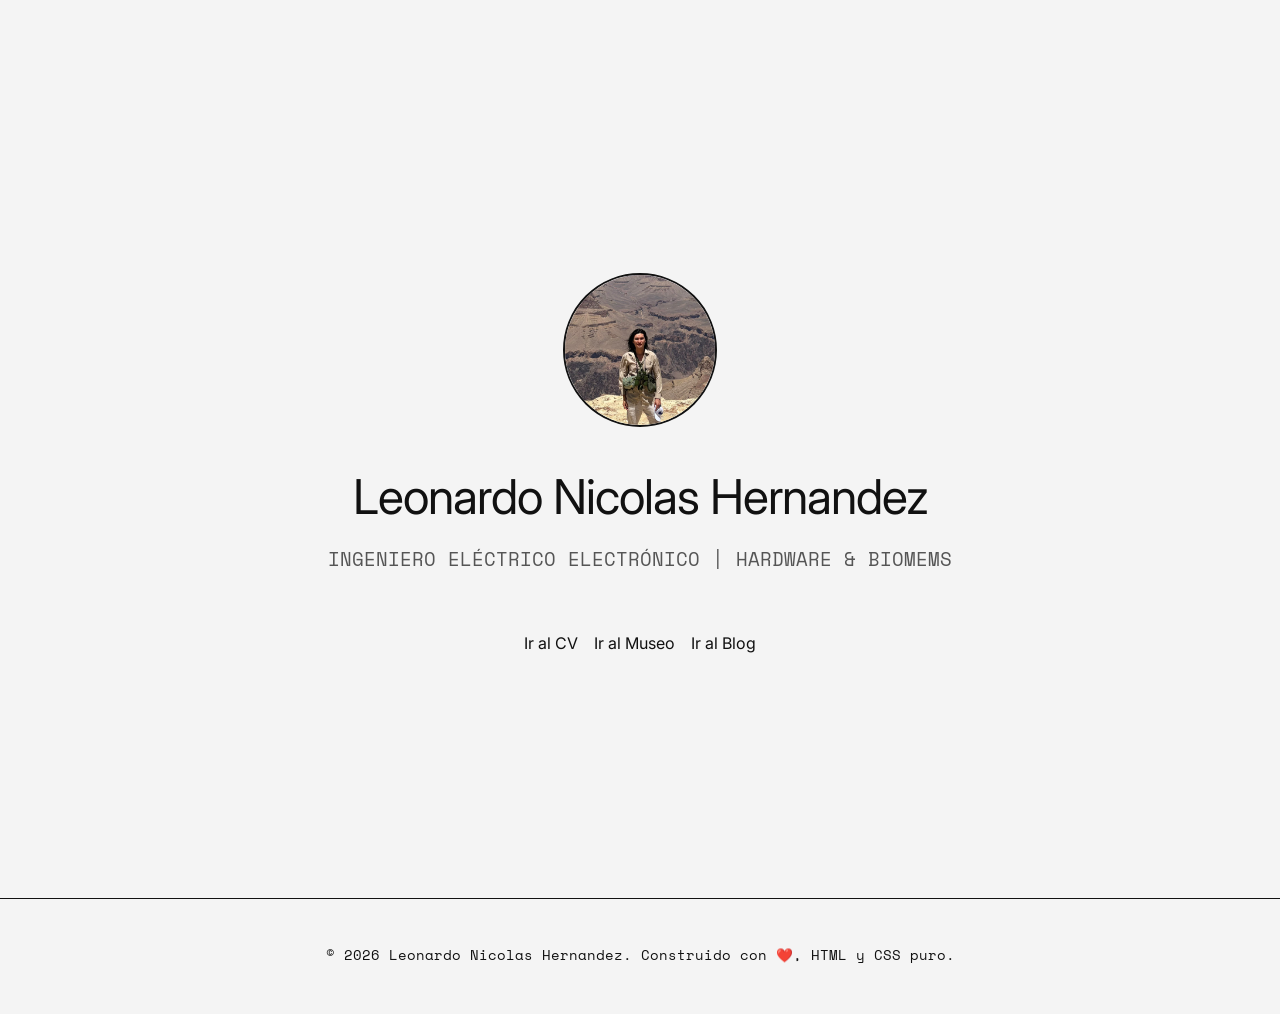
<file: index.html>
<!DOCTYPE html>
<html lang="es">
<head>
    <meta charset="UTF-8">
    <meta name="viewport" content="width=device-width, initial-scale=1.0">
    <title>Leonardo N. Hernandez | Inicio</title>

    <!-- Google Fonts: Inter -->
    <link rel="preconnect" href="https://fonts.googleapis.com">
    <link rel="preconnect" href="https://fonts.gstatic.com" crossorigin>
    <link href="https://fonts.googleapis.com/css2?family=Inter:wght@300;400;500;600;700&family=Space+Mono:ital,wght@0,400;0,700;1,400;1,700&display=swap" rel="stylesheet">
    <link rel="stylesheet" href="styles.css">

    <!-- Material Web Components -->
    <script type="importmap">
      {
        "imports": {
          "@material/web/": "https://esm.run/@material/web/"
        }
      }
    </script>
    <script type="module">
      import '@material/web/all.js';
    </script>
</head>
<body>


    <header class="home-header">
        <div class="profile-photo-container">
            <!-- Reemplaza "images/profile.jpg" con la ruta a tu foto real -->
            <img src="images/profile.jpg" alt="Leonardo Nicolas Hernandez" class="profile-photo" onerror="this.src='data:image/svg+xml;charset=UTF-8,%3Csvg xmlns=\'http://www.w3.org/2000/svg\' viewBox=\'0 0 24 24\' fill=\'none\' stroke=\'%23555555\' stroke-width=\'1\' stroke-linecap=\'round\' stroke-linejoin=\'round\'%3E%3Cpath d=\'M20 21v-2a4 4 0 0 0-4-4H8a4 4 0 0 0-4 4v2\'/%3E%3Ccircle cx=\'12\' cy=\'7\' r=\'4\'/%3E%3C/svg%3E'">
        </div>
        <h1>Leonardo Nicolas Hernandez</h1>
        <h2>Ingeniero Eléctrico Electrónico | Hardware & BioMEMS</h2>
        
        <div class="home-actions">
            <md-filled-button href="cv.html">Ir al CV</md-filled-button>
            <md-filled-button href="museo.html">Ir al Museo</md-filled-button>
            <md-filled-button href="blog.html">Ir al Blog</md-filled-button>
            <!-- <md-filled-button href="mems-designer.html">MicroFab Studio (MEMS)</md-filled-button> -->
        </div>
    </header>

    <footer>
        <p>&copy; 2026 Leonardo Nicolas Hernandez. Construido con ❤️, HTML y CSS puro.</p>
    </footer>
</body>
</html>
</file>
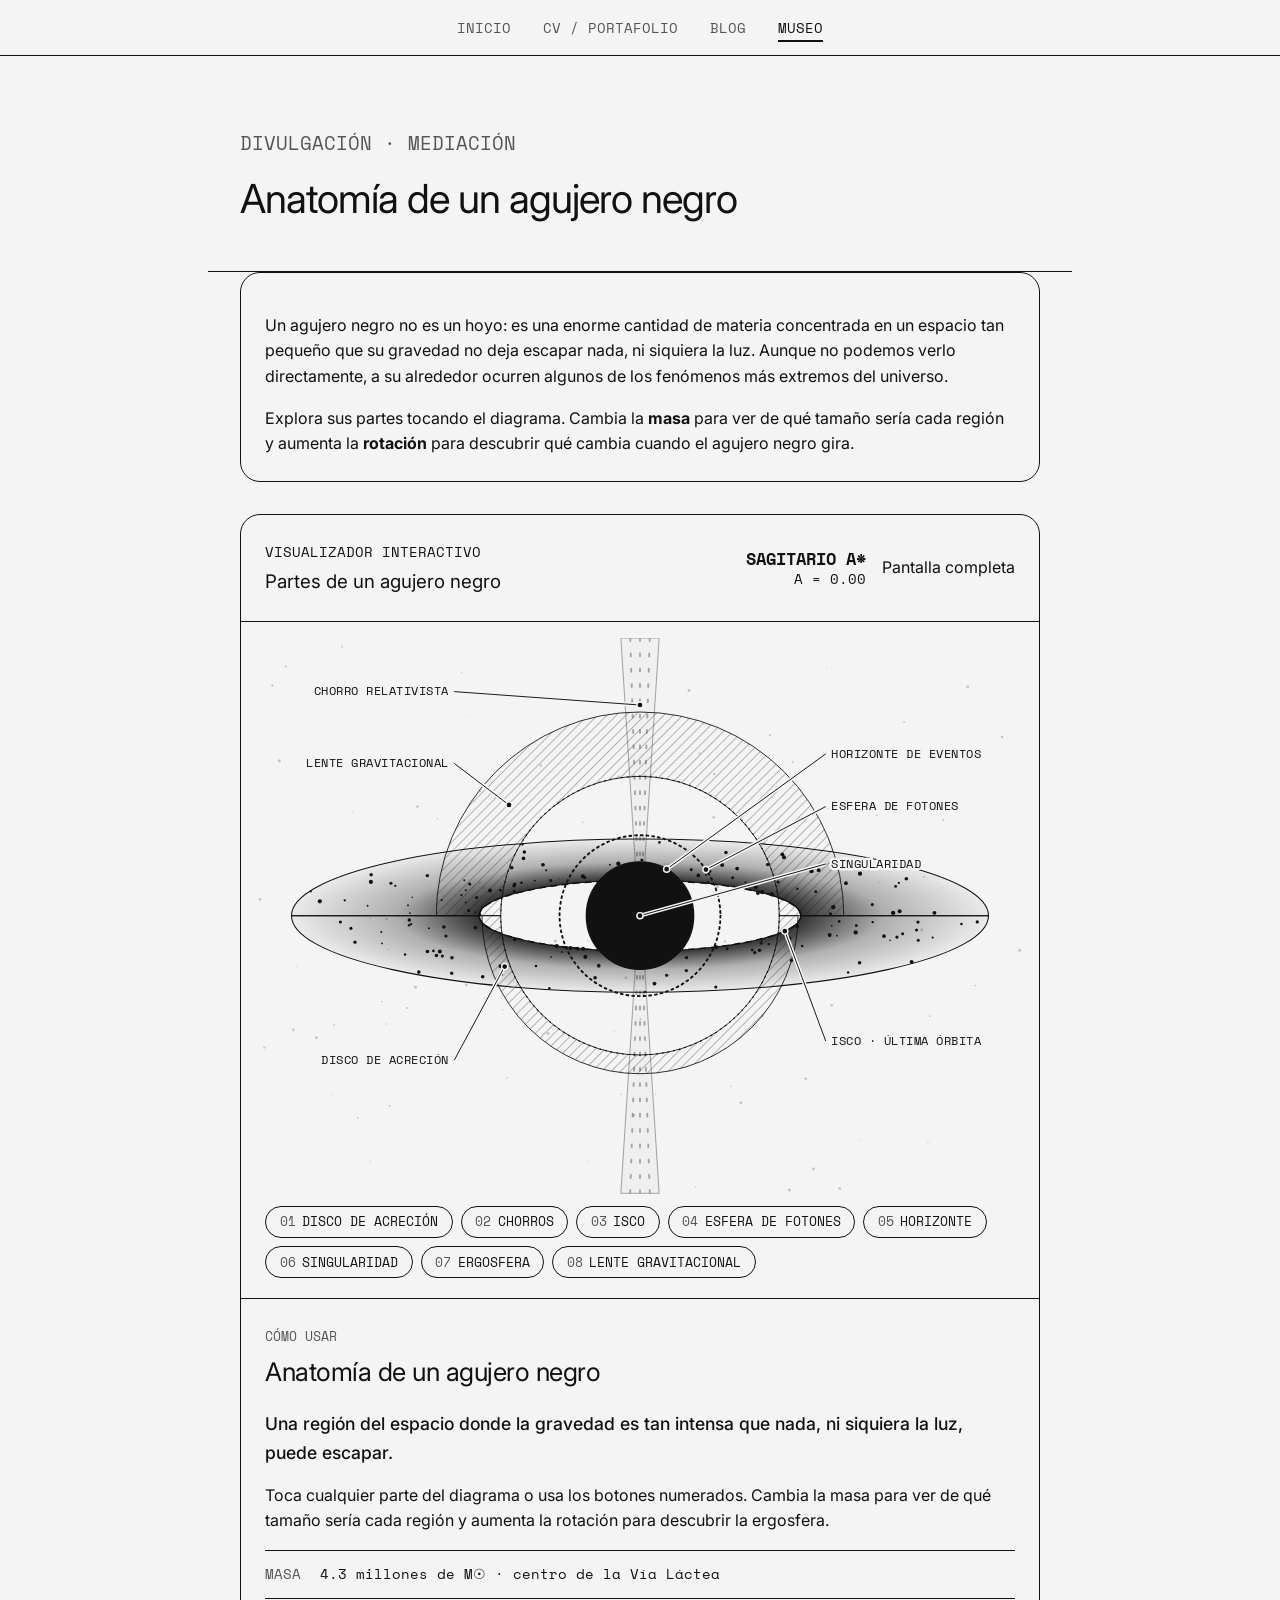
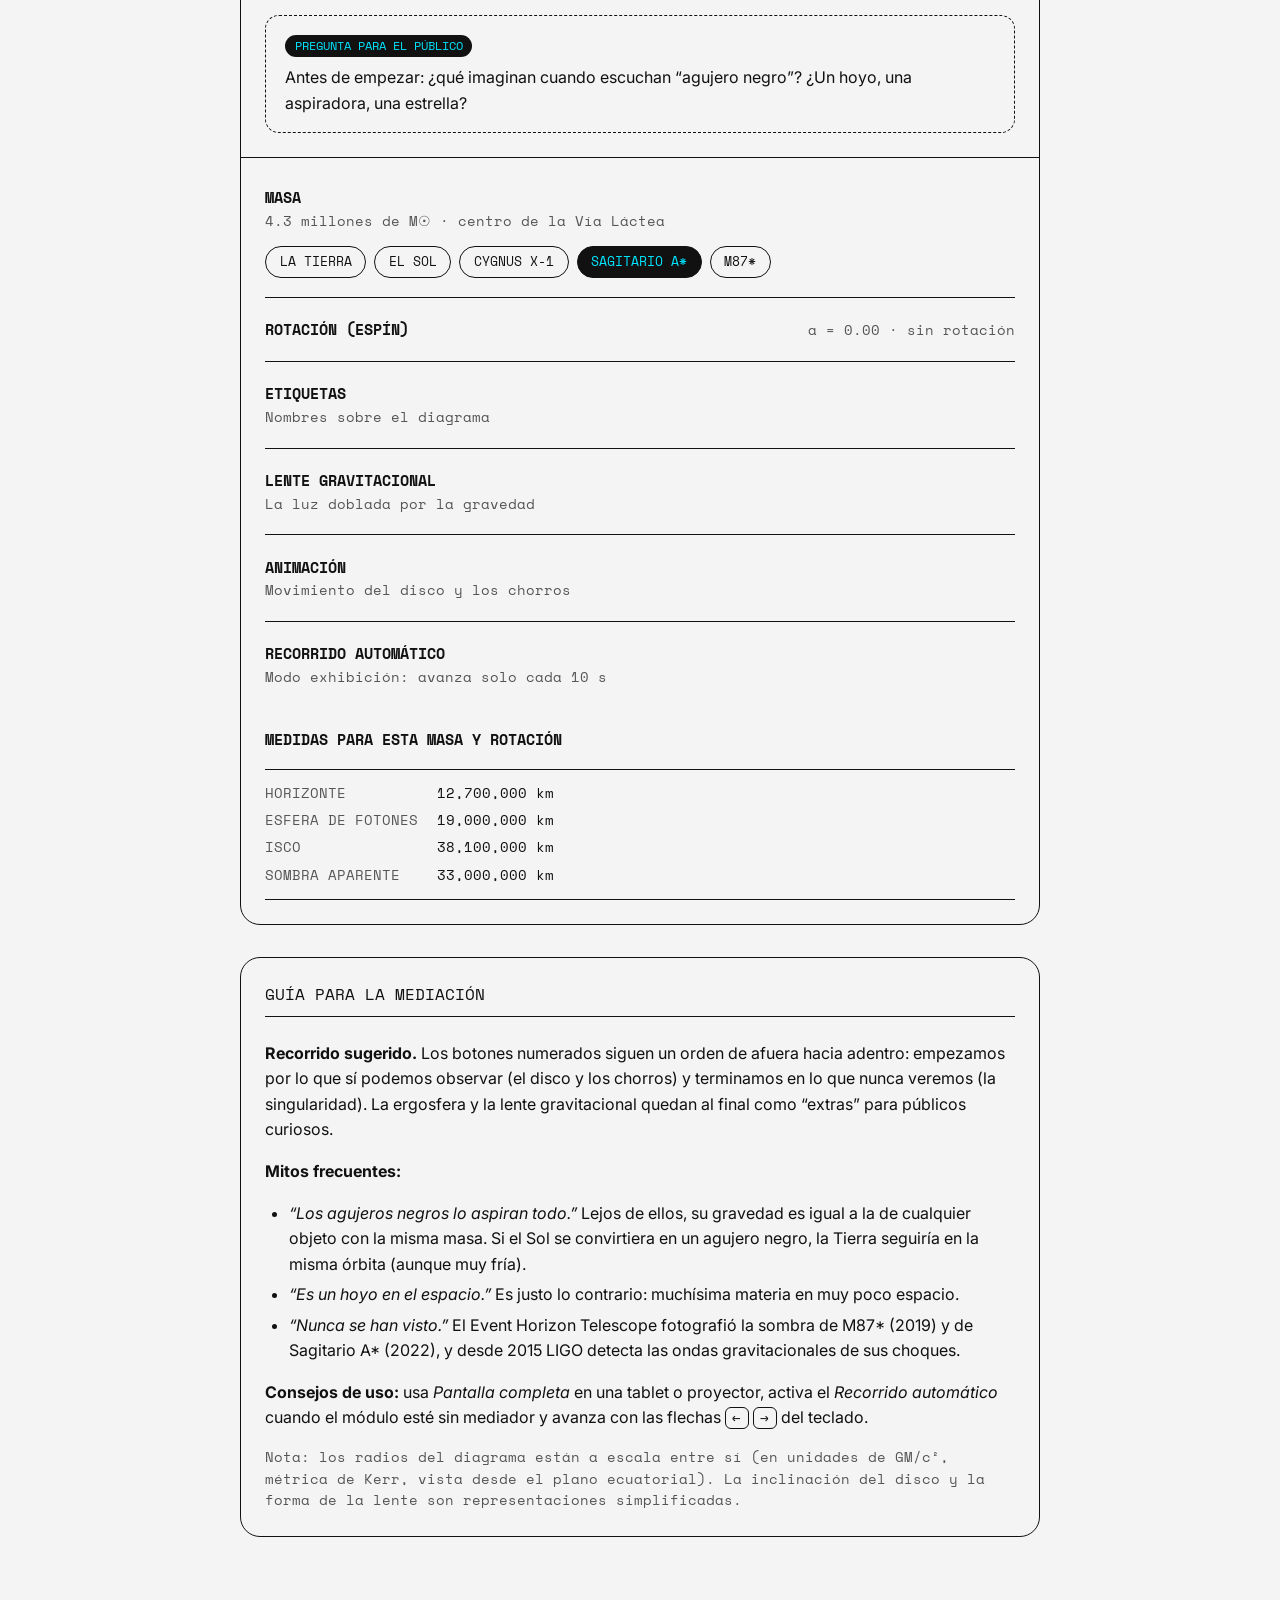
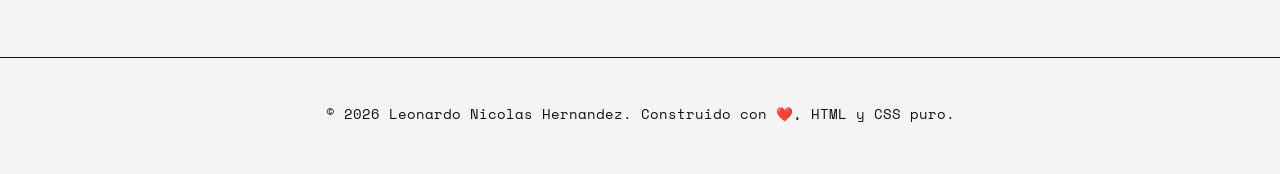
<file: agujero-negro.html>
﻿<!DOCTYPE html>
<html lang="es">
<head>
    <meta charset="UTF-8">
    <meta name="viewport" content="width=device-width, initial-scale=1.0">
    <title>Anatomía de un agujero negro | Blog Leonardo N. Hernandez</title>

    <!-- Google Fonts: Inter & Space Mono -->
    <link rel="preconnect" href="https://fonts.googleapis.com">
    <link rel="preconnect" href="https://fonts.gstatic.com" crossorigin>
    <link href="https://fonts.googleapis.com/css2?family=Inter:wght@300;400;500;600;700&family=Space+Mono:ital,wght@0,400;0,700;1,400;1,700&display=swap" rel="stylesheet">
    <link rel="stylesheet" href="styles.css">
    <link rel="stylesheet" href="agujero-negro.css">

    <!-- Material Web Components -->
    <script type="importmap">
      {
        "imports": {
          "@material/web/": "https://esm.run/@material/web/"
        }
      }
    </script>
    <script type="module">
      import '@material/web/all.js';
    </script>

    <script src="js/agujero-negro.js" defer></script>
</head>
<body>
    <nav>
        <ul class="nav-links">
            <li><a href="index.html" class="nav-link">Inicio</a></li>
            <li><a href="cv.html" class="nav-link">CV / Portafolio</a></li>
            <li><a href="blog.html" class="nav-link">Blog</a></li>
            <li><a href="museo.html" class="nav-link active">Museo</a></li>
        </ul>
    </nav>

    <header style="padding-bottom: 2rem;">
        <h2 style="margin-bottom: 0.5rem;">Divulgación · Mediación</h2>
        <h1 style="font-size: clamp(2rem, 4vw, 2.5rem);">Anatomía de un agujero negro</h1>
    </header>

    <div class="container" style="padding-top: 0;">
        <div class="card" style="margin-bottom: 2rem;">
            <p>Un agujero negro no es un hoyo: es una enorme cantidad de materia concentrada en un espacio tan pequeño que su gravedad no deja escapar nada, ni siquiera la luz. Aunque no podemos verlo directamente, a su alrededor ocurren algunos de los fenómenos más extremos del universo.</p>
            <p style="margin-bottom: 0;">Explora sus partes tocando el diagrama. Cambia la <strong>masa</strong> para ver de qué tamaño sería cada región y aumenta la <strong>rotación</strong> para descubrir qué cambia cuando el agujero negro gira.</p>
        </div>

        <!-- ================= VISUALIZADOR ================= -->
        <div class="bh-card" id="bh-card">
            <div class="bh-head">
                <div>
                    <span class="bh-kicker">Visualizador interactivo</span>
                    <h3>Partes de un agujero negro</h3>
                </div>
                <div class="bh-head-right">
                    <div class="bh-readout">
                        <span id="bh-readout-mass">Sagitario A*</span>
                        <span id="bh-readout-spin">a = 0.00</span>
                    </div>
                    <md-outlined-button id="bh-present">Pantalla completa</md-outlined-button>
                </div>
            </div>

            <div class="bh-stage">
                <svg id="bh-svg" class="bh-svg" viewBox="0 0 800 580" role="img"
                     aria-label="Diagrama de un agujero negro con disco de acreción, chorros, esfera de fotones, horizonte de eventos y singularidad">
                    <defs>
                        <!-- Gradiente del disco: más denso (caliente) hacia el borde interior -->
                        <radialGradient id="diskGrad" gradientUnits="userSpaceOnUse" cx="400" cy="290" r="364"
                                        gradientTransform="translate(0 226.2) scale(1 0.22)">
                            <stop id="diskStop" offset="0.46" stop-color="#111111" stop-opacity="0.85"/>
                            <stop offset="0.7" stop-color="#111111" stop-opacity="0.3"/>
                            <stop offset="1" stop-color="#111111" stop-opacity="0.04"/>
                        </radialGradient>
                        <radialGradient id="diskGradSel" gradientUnits="userSpaceOnUse" cx="400" cy="290" r="364"
                                        gradientTransform="translate(0 226.2) scale(1 0.22)">
                            <stop id="diskStopSel" offset="0.46" stop-color="#00e5ff" stop-opacity="1"/>
                            <stop offset="0.7" stop-color="#00e5ff" stop-opacity="0.45"/>
                            <stop offset="1" stop-color="#00e5ff" stop-opacity="0.08"/>
                        </radialGradient>
                        <pattern id="hatch" width="7" height="7" patternUnits="userSpaceOnUse" patternTransform="rotate(45)">
                            <line x1="0" y1="0" x2="0" y2="7" stroke="#111111" stroke-width="1.1" stroke-opacity="0.55"/>
                        </pattern>
                        <pattern id="hatchSel" width="7" height="7" patternUnits="userSpaceOnUse" patternTransform="rotate(45)">
                            <line x1="0" y1="0" x2="0" y2="7" stroke="#00e5ff" stroke-width="2.2"/>
                        </pattern>
                    </defs>

                    <!-- Fondo -->
                    <g id="bh-stars" class="bh-stars"></g>

                    <!-- Chorros relativistas -->
                    <g class="part" data-part="chorros">
                        <g id="jets-inner">
                            <path id="jet-up" class="jet-shape"/>
                            <path id="jet-down" class="jet-shape"/>
                            <g id="jet-flows"></g>
                        </g>
                    </g>

                    <!-- Lente gravitacional (imagen doblada de la parte trasera del disco) -->
                    <g class="part" data-part="lente" id="p-lens">
                        <path id="lens-upper" class="lens-band"/>
                        <path id="lens-lower" class="lens-band"/>
                        <circle id="lens-shadow" class="lens-shadow" cx="400" cy="290"/>
                    </g>

                    <!-- Mitad trasera del disco -->
                    <g class="part" data-part="disco">
                        <path id="disk-back" class="disk-shape"/>
                    </g>
                    <g class="part" data-part="isco">
                        <path id="isco-back" class="ring ring-dashed"/>
                        <path id="isco-back-hit" class="hit"/>
                    </g>
                    <g id="particles-back" class="particles"></g>

                    <!-- Horizonte de eventos -->
                    <g class="part" data-part="horizonte">
                        <circle id="horizon" class="horizon-shape" cx="400" cy="290"/>
                    </g>

                    <!-- Ergosfera (solo con rotación) -->
                    <g class="part" data-part="ergosfera" id="p-ergo">
                        <path id="ergo" class="ring ring-dashed"/>
                        <path id="ergo-hit" class="hit"/>
                    </g>

                    <!-- Esfera de fotones -->
                    <g class="part" data-part="fotones">
                        <path id="ph-band" class="ph-band"/>
                        <circle id="ph-ret" class="ring ring-dotted" cx="400" cy="290"/>
                        <circle id="ph-pro" class="ring ring-dotted" cx="400" cy="290"/>
                        <path id="ph-hit" class="hit-area"/>
                    </g>

                    <!-- Singularidad -->
                    <g class="part" data-part="singularidad">
                        <circle id="sing-dot" class="sing-dot" cx="400" cy="290" r="3.5"/>
                        <ellipse id="sing-ring" class="sing-ring" cx="400" cy="290"/>
                        <circle class="hit-area" cx="400" cy="290" r="13"/>
                    </g>

                    <!-- Mitad delantera del disco -->
                    <g class="part" data-part="disco">
                        <path id="disk-front" class="disk-shape"/>
                    </g>
                    <g class="part" data-part="isco">
                        <path id="isco-front" class="ring ring-dashed"/>
                        <path id="isco-front-hit" class="hit"/>
                    </g>
                    <g id="particles-front" class="particles"></g>

                    <!-- Etiquetas -->
                    <g id="bh-labels"></g>
                </svg>

                <div class="bh-chips" id="bh-chips" role="group" aria-label="Partes del agujero negro"></div>
            </div>

            <div class="bh-side">
                <!-- Ficha informativa -->
                <div class="bh-info" id="bh-info" aria-live="polite">
                    <span class="bh-info-tag" id="info-tag"></span>
                    <h3 id="info-title"></h3>
                    <p class="bh-info-short" id="info-short"></p>
                    <p id="info-body"></p>
                    <dl class="bh-data" id="info-data"></dl>
                    <div class="bh-question">
                        <span class="bh-question-label">Pregunta para el público</span>
                        <p id="info-question"></p>
                    </div>
                </div>

                <!-- Controles -->
                <div class="bh-controls">
                    <div class="bh-control-block">
                        <span class="control-label">MASA</span>
                        <div class="control-value" id="bh-mass-desc"></div>
                        <div class="bh-mass-grid" id="bh-mass-grid"></div>
                    </div>

                    <div class="bh-control-block">
                        <div class="bh-control-headline">
                            <span class="control-label">ROTACIÓN (ESPÍN)</span>
                            <span class="control-value" id="bh-spin-desc">a = 0.00 · sin rotación</span>
                        </div>
                        <md-slider id="bh-spin" min="0" max="0.99" step="0.01" value="0" labeled aria-label="Rotación del agujero negro"></md-slider>
                    </div>

                    <div class="control-row">
                        <div style="flex: 1;">
                            <span class="control-label">ETIQUETAS</span>
                            <div class="control-value">Nombres sobre el diagrama</div>
                        </div>
                        <md-switch id="sw-labels" selected aria-label="Mostrar etiquetas"></md-switch>
                    </div>
                    <div class="control-row">
                        <div style="flex: 1;">
                            <span class="control-label">LENTE GRAVITACIONAL</span>
                            <div class="control-value">La luz doblada por la gravedad</div>
                        </div>
                        <md-switch id="sw-lens" selected aria-label="Mostrar lente gravitacional"></md-switch>
                    </div>
                    <div class="control-row">
                        <div style="flex: 1;">
                            <span class="control-label">ANIMACIÓN</span>
                            <div class="control-value">Movimiento del disco y los chorros</div>
                        </div>
                        <md-switch id="sw-anim" selected aria-label="Animación"></md-switch>
                    </div>
                    <div class="control-row" style="border-bottom: none;">
                        <div style="flex: 1;">
                            <span class="control-label">RECORRIDO AUTOMÁTICO</span>
                            <div class="control-value">Modo exhibición: avanza solo cada 10 s</div>
                        </div>
                        <md-switch id="sw-tour" aria-label="Recorrido automático"></md-switch>
                    </div>

                    <div class="bh-control-block" style="border-bottom: none; padding-bottom: 0;">
                        <span class="control-label">MEDIDAS PARA ESTA MASA Y ROTACIÓN</span>
                        <dl class="bh-data" id="bh-measures" style="margin-bottom: 0;"></dl>
                    </div>
                </div>
            </div>
        </div>

        <!-- ================= GUÍA DE MEDIACIÓN ================= -->
        <div class="card">
            <h3 class="section-title">Guía para la mediación</h3>
            <p><strong>Recorrido sugerido.</strong> Los botones numerados siguen un orden de afuera hacia adentro: empezamos por lo que sí podemos observar (el disco y los chorros) y terminamos en lo que nunca veremos (la singularidad). La ergosfera y la lente gravitacional quedan al final como “extras” para públicos curiosos.</p>
            <p><strong>Mitos frecuentes:</strong></p>
            <ul class="cv-list" style="margin-bottom: 1rem;">
                <li><em>“Los agujeros negros lo aspiran todo.”</em> Lejos de ellos, su gravedad es igual a la de cualquier objeto con la misma masa. Si el Sol se convirtiera en un agujero negro, la Tierra seguiría en la misma órbita (aunque muy fría).</li>
                <li><em>“Es un hoyo en el espacio.”</em> Es justo lo contrario: muchísima materia en muy poco espacio.</li>
                <li><em>“Nunca se han visto.”</em> El Event Horizon Telescope fotografió la sombra de M87* (2019) y de Sagitario A* (2022), y desde 2015 LIGO detecta las ondas gravitacionales de sus choques.</li>
            </ul>
            <p><strong>Consejos de uso:</strong> usa <em>Pantalla completa</em> en una tablet o proyector, activa el <em>Recorrido automático</em> cuando el módulo esté sin mediador y avanza con las flechas <span class="bh-kbd">←</span> <span class="bh-kbd">→</span> del teclado.</p>
            <p class="control-value" style="margin-bottom: 0;">Nota: los radios del diagrama están a escala entre sí (en unidades de GM/c², métrica de Kerr, vista desde el plano ecuatorial). La inclinación del disco y la forma de la lente son representaciones simplificadas.</p>
        </div>
    </div>

    <footer>
        <p>&copy; 2026 Leonardo Nicolas Hernandez. Construido con ❤️, HTML y CSS puro.</p>
    </footer>
</body>
</html>
</file>
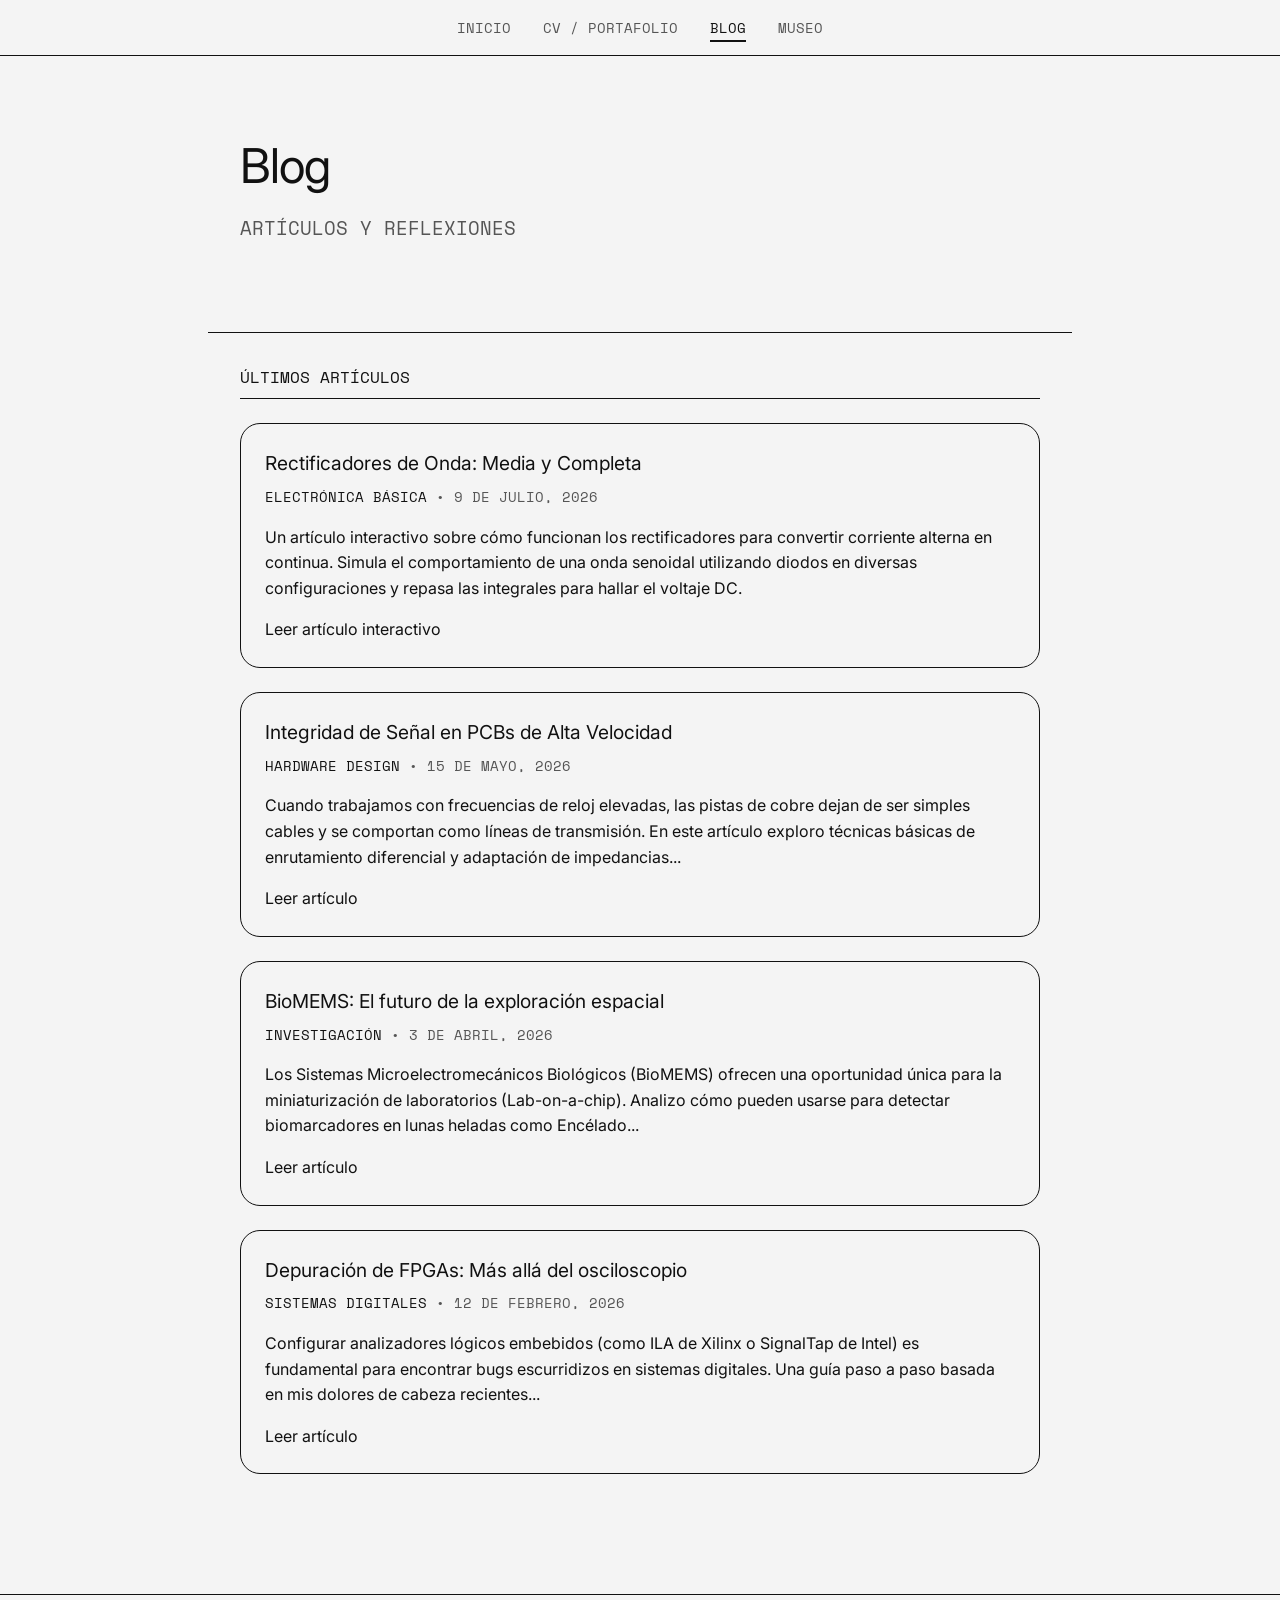
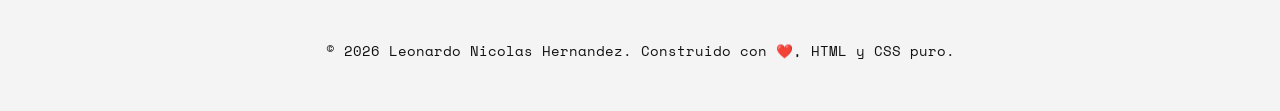
<file: blog.html>
﻿<!DOCTYPE html>
<html lang="es">
<head>
    <meta charset="UTF-8">
    <meta name="viewport" content="width=device-width, initial-scale=1.0">
    <title>Blog | Leonardo N. Hernandez</title>

    <!-- Google Fonts: Inter -->
    <link rel="preconnect" href="https://fonts.googleapis.com">
    <link rel="preconnect" href="https://fonts.gstatic.com" crossorigin>
    <link href="https://fonts.googleapis.com/css2?family=Inter:wght@300;400;500;600;700&family=Space+Mono:ital,wght@0,400;0,700;1,400;1,700&display=swap" rel="stylesheet">
    <link rel="stylesheet" href="styles.css">

    <!-- Material Web Components -->
    <script type="importmap">
      {
        "imports": {
          "@material/web/": "https://esm.run/@material/web/"
        }
      }
    </script>
    <script type="module">
      import '@material/web/all.js';
    </script>
</head>
<body>
    <nav>
        <ul class="nav-links">
            <li><a href="index.html" class="nav-link">Inicio</a></li>
            <li><a href="cv.html" class="nav-link">CV / Portafolio</a></li>
            <li><a href="blog.html" class="nav-link active">Blog</a></li>
            <li><a href="museo.html" class="nav-link">Museo</a></li>
        </ul>
    </nav>

    <header>
        <h1>Blog</h1>
        <h2>Artículos y reflexiones</h2>
    </header>

    <div class="container">
        <!-- SECCIÓN BLOG -->
        <div id="blog-section" class="content-section active">
            <section>
                <h3 class="section-title">Últimos Artículos</h3>

                <!-- Artículo Nuevo: Rectificadores -->
                <article class="card">
                    <h4><a href="rectificadores.html">Rectificadores de Onda: Media y Completa</a></h4>
                    <div class="blog-post-meta">
                        <span>Electrónica Básica</span> &bull; 9 de Julio, 2026
                    </div>
                    <p>Un artículo interactivo sobre cómo funcionan los rectificadores para convertir corriente alterna en continua. Simula el comportamiento de una onda senoidal utilizando diodos en diversas configuraciones y repasa las integrales para hallar el voltaje DC.</p>
                    <md-outlined-button href="rectificadores.html">Leer artículo interactivo</md-outlined-button>
                </article>

                <!-- Artículo 1 -->
                <article class="card">
                    <h4><a href="#">Integridad de Señal en PCBs de Alta Velocidad</a></h4>
                    <div class="blog-post-meta">
                        <span>Hardware Design</span> &bull; 15 de Mayo, 2026
                    </div>
                    <p>Cuando trabajamos con frecuencias de reloj elevadas, las pistas de cobre dejan de ser simples
                        cables y se comportan como líneas de transmisión. En este artículo exploro técnicas básicas de
                        enrutamiento diferencial y adaptación de impedancias...</p>
                    <md-outlined-button href="#">Leer artículo</md-outlined-button>
                </article>

                <!-- Artículo 2 -->
                <article class="card">
                    <h4><a href="#">BioMEMS: El futuro de la exploración espacial</a></h4>
                    <div class="blog-post-meta">
                        <span>Investigación</span> &bull; 3 de Abril, 2026
                    </div>
                    <p>Los Sistemas Microelectromecánicos Biológicos (BioMEMS) ofrecen una oportunidad única para la
                        miniaturización de laboratorios (Lab-on-a-chip). Analizo cómo pueden usarse para detectar
                        biomarcadores en lunas heladas como Encélado...</p>
                    <md-outlined-button href="#">Leer artículo</md-outlined-button>
                </article>

                <!-- Artículo 3 -->
                <article class="card">
                    <h4><a href="#">Depuración de FPGAs: Más allá del osciloscopio</a></h4>
                    <div class="blog-post-meta">
                        <span>Sistemas Digitales</span> &bull; 12 de Febrero, 2026
                    </div>
                    <p>Configurar analizadores lógicos embebidos (como ILA de Xilinx o SignalTap de Intel) es
                        fundamental para encontrar bugs escurridizos en sistemas digitales. Una guía paso a paso basada
                        en mis dolores de cabeza recientes...</p>
                    <md-outlined-button href="#">Leer artículo</md-outlined-button>
                </article>

            </section>
        </div>
    </div>

    <footer>
        <p>&copy; 2026 Leonardo Nicolas Hernandez. Construido con ❤️, HTML y CSS puro.</p>
    </footer>
</body>
</html>
</file>
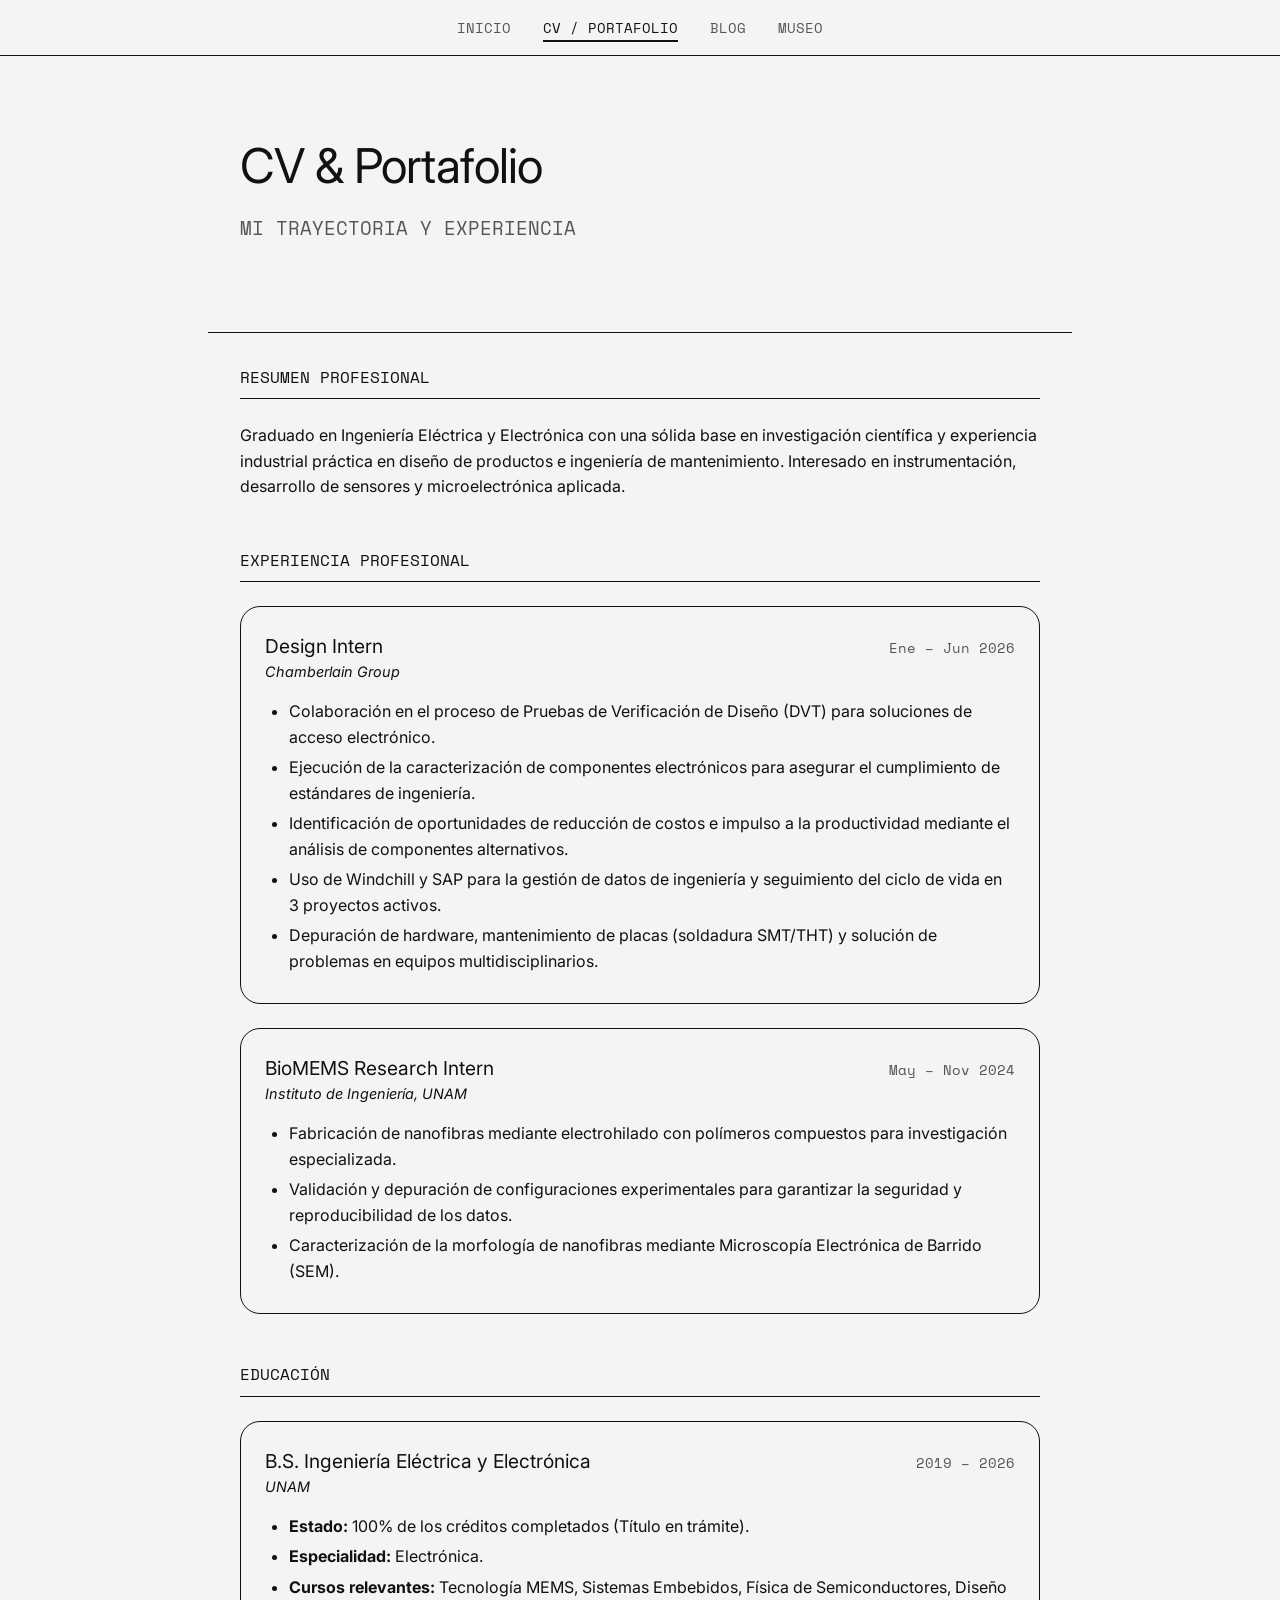
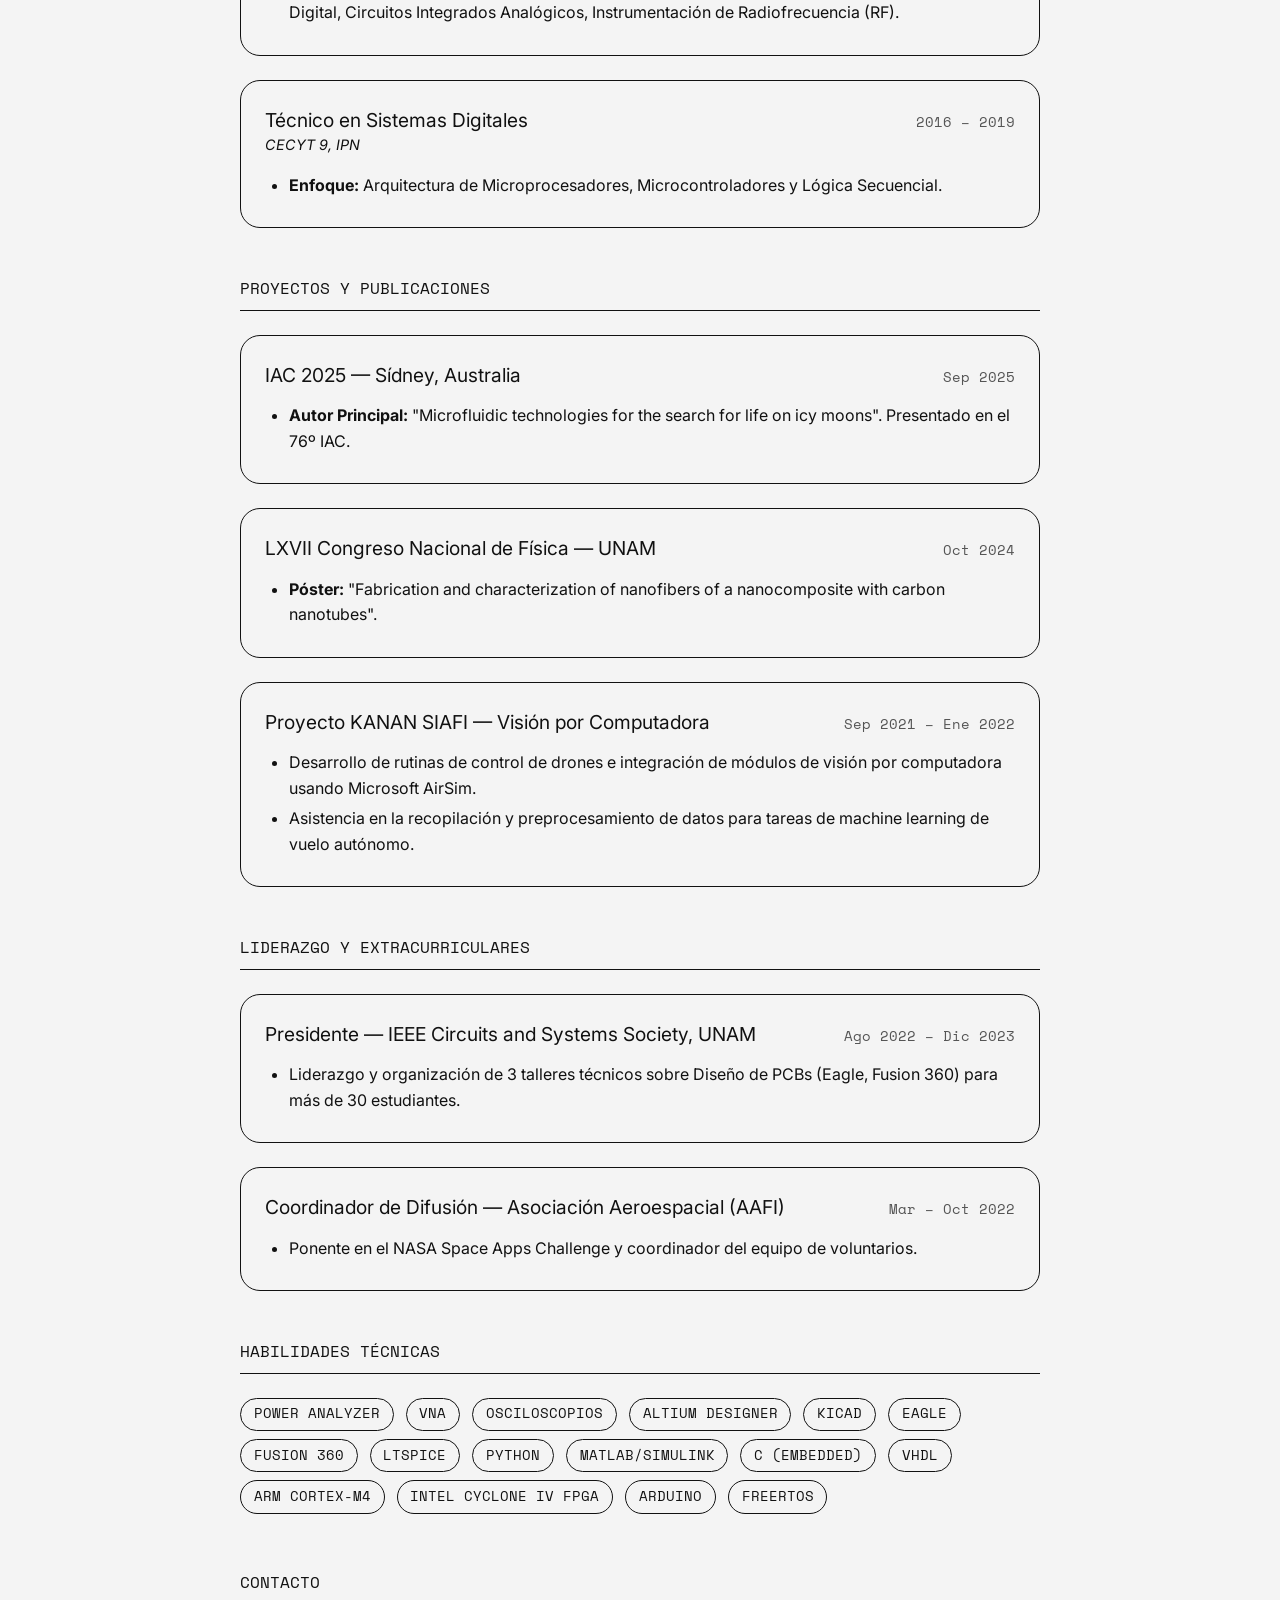
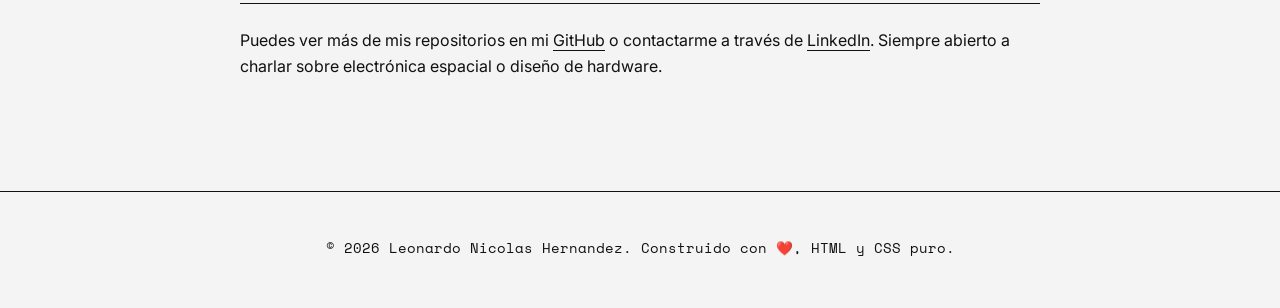
<file: cv.html>
﻿<!DOCTYPE html>
<html lang="es">
<head>
    <meta charset="UTF-8">
    <meta name="viewport" content="width=device-width, initial-scale=1.0">
    <title>CV & Portafolio | Leonardo N. Hernandez</title>

    <!-- Google Fonts: Inter -->
    <link rel="preconnect" href="https://fonts.googleapis.com">
    <link rel="preconnect" href="https://fonts.gstatic.com" crossorigin>
    <link href="https://fonts.googleapis.com/css2?family=Inter:wght@300;400;500;600;700&family=Space+Mono:ital,wght@0,400;0,700;1,400;1,700&display=swap" rel="stylesheet">
    <link rel="stylesheet" href="styles.css">

    <!-- Material Web Components -->
    <script type="importmap">
      {
        "imports": {
          "@material/web/": "https://esm.run/@material/web/"
        }
      }
    </script>
    <script type="module">
      import '@material/web/all.js';
    </script>
</head>
<body>
    <nav>
        <ul class="nav-links">
            <li><a href="index.html" class="nav-link">Inicio</a></li>
            <li><a href="cv.html" class="nav-link active">CV / Portafolio</a></li>
            <li><a href="blog.html" class="nav-link">Blog</a></li>
            <li><a href="museo.html" class="nav-link">Museo</a></li>
        </ul>
    </nav>

    <header>
        <h1>CV & Portafolio</h1>
        <h2>Mi trayectoria y experiencia</h2>
    </header>

    <div class="container">
        <!-- SECCIÓN CV -->
        <div id="cv-section" class="content-section active">
            
            <section style="margin-bottom: 3rem;">
                <h3 class="section-title">Resumen Profesional</h3>
                <p>Graduado en Ingeniería Eléctrica y Electrónica con una sólida base en investigación científica y experiencia industrial práctica en diseño de productos e ingeniería de mantenimiento. Interesado en instrumentación, desarrollo de sensores y microelectrónica aplicada.</p>
            </section>

            <section style="margin-bottom: 3rem;">
                <h3 class="section-title">Experiencia Profesional</h3>
                
                <div class="card">
                    <div class="card-header">
                        <h4>Design Intern</h4>
                        <span class="card-date">Ene – Jun 2026</span>
                    </div>
                    <p style="margin-top: -5px; font-size: 0.9rem;"><em>Chamberlain Group</em></p>
                    <ul class="cv-list">
                        <li>Colaboración en el proceso de Pruebas de Verificación de Diseño (DVT) para soluciones de acceso electrónico.</li>
                        <li>Ejecución de la caracterización de componentes electrónicos para asegurar el cumplimiento de estándares de ingeniería.</li>
                        <li>Identificación de oportunidades de reducción de costos e impulso a la productividad mediante el análisis de componentes alternativos.</li>
                        <li>Uso de Windchill y SAP para la gestión de datos de ingeniería y seguimiento del ciclo de vida en 3 proyectos activos.</li>
                        <li>Depuración de hardware, mantenimiento de placas (soldadura SMT/THT) y solución de problemas en equipos multidisciplinarios.</li>
                    </ul>
                </div>
                
                <div class="card">
                    <div class="card-header">
                        <h4>BioMEMS Research Intern</h4>
                        <span class="card-date">May – Nov 2024</span>
                    </div>
                    <p style="margin-top: -5px; font-size: 0.9rem;"><em>Instituto de Ingeniería, UNAM</em></p>
                    <ul class="cv-list">
                        <li>Fabricación de nanofibras mediante electrohilado con polímeros compuestos para investigación especializada.</li>
                        <li>Validación y depuración de configuraciones experimentales para garantizar la seguridad y reproducibilidad de los datos.</li>
                        <li>Caracterización de la morfología de nanofibras mediante Microscopía Electrónica de Barrido (SEM).</li>
                    </ul>
                </div>
            </section>

            <section style="margin-bottom: 3rem;">
                <h3 class="section-title">Educación</h3>
                
                <div class="card">
                    <div class="card-header">
                        <h4>B.S. Ingeniería Eléctrica y Electrónica</h4>
                        <span class="card-date">2019 – 2026</span>
                    </div>
                    <p style="margin-top: -5px; font-size: 0.9rem;"><em>UNAM</em></p>
                    <ul class="cv-list">
                        <li><strong>Estado:</strong> 100% de los créditos completados (Título en trámite).</li>
                        <li><strong>Especialidad:</strong> Electrónica.</li>
                        <li><strong>Cursos relevantes:</strong> Tecnología MEMS, Sistemas Embebidos, Física de Semiconductores, Diseño Digital, Circuitos Integrados Analógicos, Instrumentación de Radiofrecuencia (RF).</li>
                    </ul>
                </div>

                <div class="card">
                    <div class="card-header">
                        <h4>Técnico en Sistemas Digitales</h4>
                        <span class="card-date">2016 – 2019</span>
                    </div>
                    <p style="margin-top: -5px; font-size: 0.9rem;"><em>CECYT 9, IPN</em></p>
                    <ul class="cv-list">
                        <li><strong>Enfoque:</strong> Arquitectura de Microprocesadores, Microcontroladores y Lógica Secuencial.</li>
                    </ul>
                </div>
            </section>

            <section style="margin-bottom: 3rem;">
                <h3 class="section-title">Proyectos y Publicaciones</h3>
                
                <div class="card">
                    <div class="card-header">
                        <h4>IAC 2025 — Sídney, Australia</h4>
                        <span class="card-date">Sep 2025</span>
                    </div>
                    <ul class="cv-list">
                        <li><strong>Autor Principal:</strong> "Microfluidic technologies for the search for life on icy moons". Presentado en el 76º IAC.</li>
                    </ul>
                </div>
                
                <div class="card">
                    <div class="card-header">
                        <h4>LXVII Congreso Nacional de Física — UNAM</h4>
                        <span class="card-date">Oct 2024</span>
                    </div>
                    <ul class="cv-list">
                        <li><strong>Póster:</strong> "Fabrication and characterization of nanofibers of a nanocomposite with carbon nanotubes".</li>
                    </ul>
                </div>

                <div class="card">
                    <div class="card-header">
                        <h4>Proyecto KANAN SIAFI — Visión por Computadora</h4>
                        <span class="card-date">Sep 2021 – Ene 2022</span>
                    </div>
                    <ul class="cv-list">
                        <li>Desarrollo de rutinas de control de drones e integración de módulos de visión por computadora usando Microsoft AirSim.</li>
                        <li>Asistencia en la recopilación y preprocesamiento de datos para tareas de machine learning de vuelo autónomo.</li>
                    </ul>
                </div>
            </section>

            <section style="margin-bottom: 3rem;">
                <h3 class="section-title">Liderazgo y Extracurriculares</h3>
                
                <div class="card">
                    <div class="card-header">
                        <h4>Presidente — IEEE Circuits and Systems Society, UNAM</h4>
                        <span class="card-date">Ago 2022 – Dic 2023</span>
                    </div>
                    <ul class="cv-list">
                        <li>Liderazgo y organización de 3 talleres técnicos sobre Diseño de PCBs (Eagle, Fusion 360) para más de 30 estudiantes.</li>
                    </ul>
                </div>
                
                <div class="card">
                    <div class="card-header">
                        <h4>Coordinador de Difusión — Asociación Aeroespacial (AAFI)</h4>
                        <span class="card-date">Mar – Oct 2022</span>
                    </div>
                    <ul class="cv-list">
                        <li>Ponente en el NASA Space Apps Challenge y coordinador del equipo de voluntarios.</li>
                    </ul>
                </div>
            </section>

            <section style="margin-bottom: 3rem;">
                <h3 class="section-title">Habilidades Técnicas</h3>
                <div style="margin-top: 1rem;">
                    <span class="skills-tag">Power Analyzer</span>
                    <span class="skills-tag">VNA</span>
                    <span class="skills-tag">Osciloscopios</span>
                    <span class="skills-tag">Altium Designer</span>
                    <span class="skills-tag">KiCad</span>
                    <span class="skills-tag">EAGLE</span>
                    <span class="skills-tag">Fusion 360</span>
                    <span class="skills-tag">LTSpice</span>
                    <span class="skills-tag">Python</span>
                    <span class="skills-tag">Matlab/Simulink</span>
                    <span class="skills-tag">C (Embedded)</span>
                    <span class="skills-tag">VHDL</span>
                    <span class="skills-tag">ARM Cortex-M4</span>
                    <span class="skills-tag">Intel Cyclone IV FPGA</span>
                    <span class="skills-tag">Arduino</span>
                    <span class="skills-tag">FreeRTOS</span>
                </div>
            </section>

            <section>
                <h3 class="section-title">Contacto</h3>
                <p>Puedes ver más de mis repositorios en mi <a href="https://github.com/rehnoel" target="_blank" rel="noopener noreferrer">GitHub</a> o contactarme a través de <a href="https://www.linkedin.com/in/rehnoel/" target="_blank" rel="noopener noreferrer">LinkedIn</a>. Siempre abierto a charlar sobre electrónica espacial o diseño de hardware.</p>
            </section>
        </div>
    </div>

    <footer>
        <p>&copy; 2026 Leonardo Nicolas Hernandez. Construido con ❤️, HTML y CSS puro.</p>
    </footer>
</body>
</html>
</file>
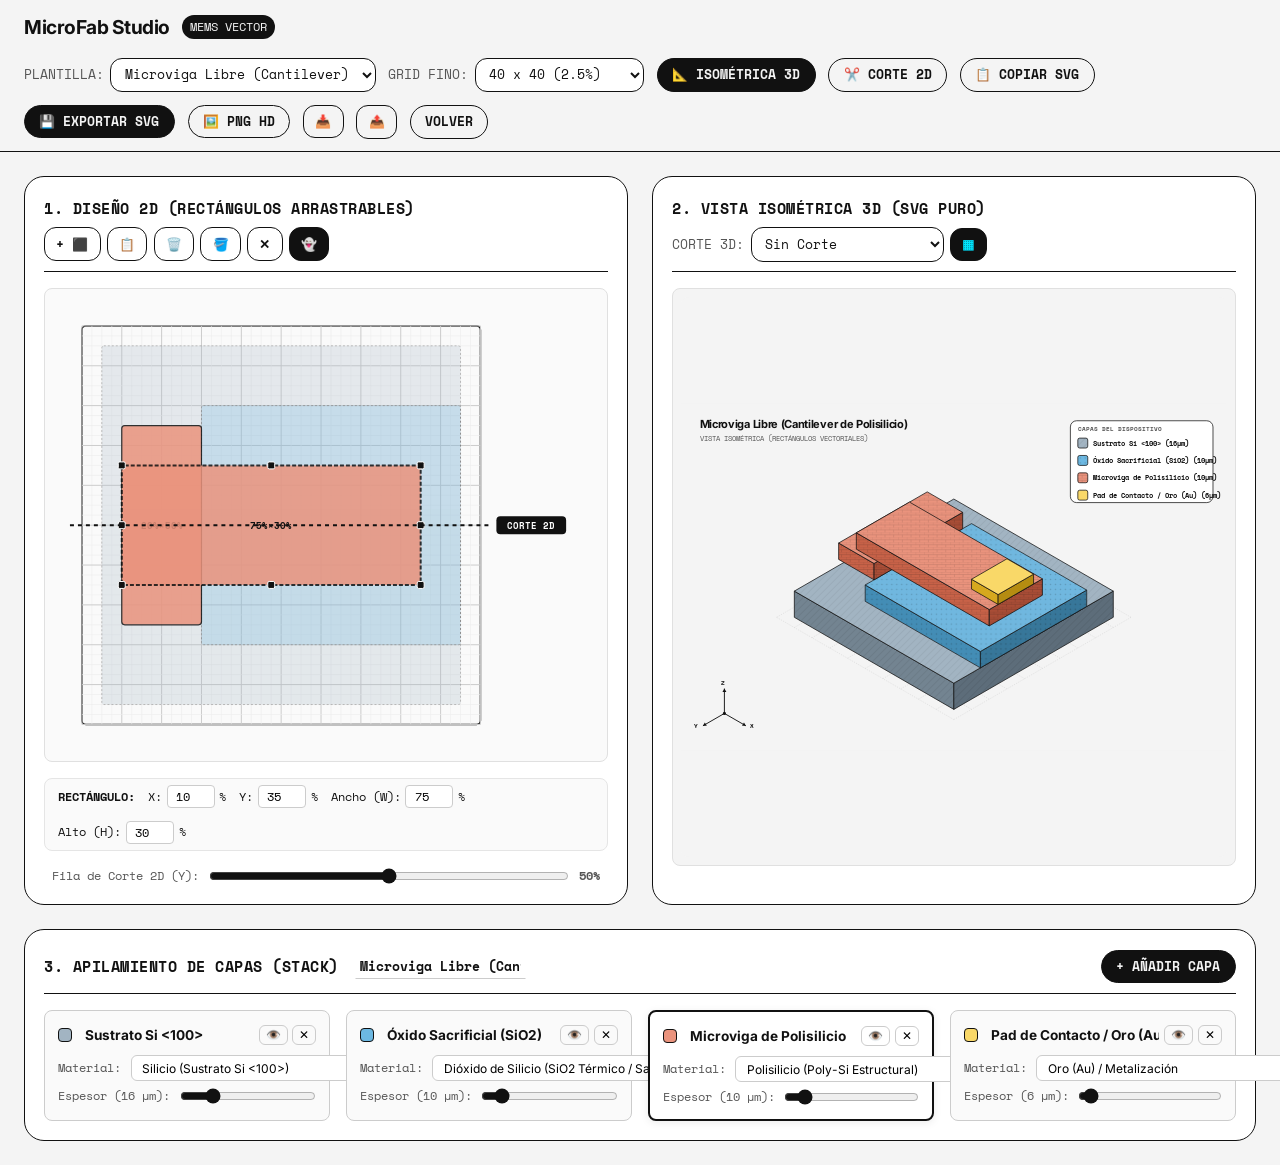
<file: mems-designer.html>
<!DOCTYPE html>
<html lang="es">
<head>
  <meta charset="UTF-8">
  <meta name="viewport" content="width=device-width, initial-scale=1.0">
  <title>MicroFab Studio | Generador Vectorial MEMS</title>

  <!-- Google Fonts: Inter & Space Mono (Original Site Identity) -->
  <link rel="preconnect" href="https://fonts.googleapis.com">
  <link rel="preconnect" href="https://fonts.gstatic.com" crossorigin>
  <link href="https://fonts.googleapis.com/css2?family=Inter:wght@300;400;500;600;700&family=Space+Mono:ital,wght@0,400;0,700;1,400;1,700&display=swap" rel="stylesheet">

  <link rel="stylesheet" href="mems-designer.css">
</head>
<body>

  <!-- Top Navigation Header -->
  <nav class="site-nav">
    <a href="index.html" class="brand-wrapper">
      <h1>MicroFab Studio</h1>
      <span class="brand-badge">MEMS Vector</span>
    </a>

    <!-- Configuration & View Controls -->
    <div class="nav-controls">
      <div class="control-pill">
        <label for="templateSelect">Plantilla:</label>
        <select id="templateSelect">
          <option value="cantilever">Microviga Libre (Cantilever)</option>
          <option value="pressure_sensor">Sensor de Presión</option>
          <option value="microfluidics">Canal Microfluídico</option>
          <option value="biomems">Arreglo BioMEMS</option>
        </select>
      </div>

      <div class="control-pill">
        <label for="gridSizeSelect">Grid Fino:</label>
        <select id="gridSizeSelect">
          <option value="20">20 x 20 (5%)</option>
          <option value="32">32 x 32 (3.1%)</option>
          <option value="40" selected>40 x 40 (2.5%)</option>
          <option value="50">50 x 50 (2.0%)</option>
          <option value="64">64 x 64 (1.5%)</option>
          <option value="100">100 x 100 (1.0%)</option>
        </select>
      </div>

      <!-- View Selector -->
      <button id="viewIsoBtn" class="btn btn-primary" title="Vista Isométrica 3D">
        📐 Isométrica 3D
      </button>
      <button id="viewCrossBtn" class="btn" title="Corte Transversal 2D">
        ✂️ Corte 2D
      </button>

      <!-- Export & Persistence -->
      <button id="copySvgBtn" class="btn" title="Copiar código SVG al portapapeles">
        📋 Copiar SVG
      </button>
      <button id="exportSvgBtn" class="btn btn-primary" title="Descargar archivo SVG">
        💾 Exportar SVG
      </button>
      <button id="exportPngBtn" class="btn" title="Descargar imagen PNG de alta resolución">
        🖼️ PNG HD
      </button>
      <button id="saveJsonBtn" class="btn btn-icon" title="Guardar Proyecto JSON">
        📥
      </button>
      <label class="btn btn-icon" title="Cargar Proyecto JSON" style="cursor: pointer;">
        📤
        <input type="file" id="loadJsonInput" accept=".json" style="display: none;" />
      </label>
      <a href="index.html" class="btn" title="Volver al Inicio">
        Volver
      </a>
    </div>
  </nav>

  <!-- Main Workspace -->
  <main class="studio-container">
    
    <!-- Row 1: Dual Interactive View (2D Fine Grid Canvas + 3D Isometric Viewport) -->
    <div class="workspace-grid">
      
      <!-- 2D Fine Grid Drawing Canvas with Draggable Rectangles -->
      <section class="editor-card">
        <div class="card-header">
          <h2>1. Diseño 2D (Rectángulos Arrastrables)</h2>
          <div class="toolbar-strip">
            <button id="addRectBtn" class="btn btn-icon" title="Añadir nuevo rectángulo a la capa">+ ⬛</button>
            <button id="duplicateRectBtn" class="btn btn-icon" title="Duplicar rectángulo seleccionado">📋</button>
            <button id="deleteRectBtn" class="btn btn-icon" title="Eliminar rectángulo seleccionado">🗑️</button>
            <button id="fillWaferBtn" class="btn btn-icon" title="Rellenar oblea completa (0..100)">🪣</button>
            <button id="clearLayerBtn" class="btn btn-icon" title="Limpiar todos los rectángulos de la capa">✕</button>
            <button id="toggleGhostBtn" class="btn btn-icon active" title="Ver silueta de capas inferiores (Onion skinning)">👻</button>
          </div>
        </div>

        <!-- Interactive Canvas Container -->
        <div class="grid-canvas-container" id="maskGridCanvas">
          <!-- Dynamically populated 2D Fine Grid & Rectangles -->
        </div>

        <!-- Rectangle Coordinates Inspector & Slice Bar -->
        <div class="rect-inspector-bar">
          <span style="font-weight: 700; color: var(--text-main);">RECTÁNGULO:</span>
          <div class="coord-group">
            <label>X:</label>
            <input type="number" id="rectXInput" class="coord-input" min="0" max="100" />%
          </div>
          <div class="coord-group">
            <label>Y:</label>
            <input type="number" id="rectYInput" class="coord-input" min="0" max="100" />%
          </div>
          <div class="coord-group">
            <label>Ancho (W):</label>
            <input type="number" id="rectWInput" class="coord-input" min="1" max="100" />%
          </div>
          <div class="coord-group">
            <label>Alto (H):</label>
            <input type="number" id="rectHInput" class="coord-input" min="1" max="100" />%
          </div>
        </div>

        <!-- Cross-Section Slice Selector -->
        <div class="form-row" style="padding: 0 0.5rem;">
          <label for="sliceYSlider">Fila de Corte 2D (Y):</label>
          <input type="range" id="sliceYSlider" min="0" max="100" value="50" step="1" />
          <span id="sliceYValue" style="font-family: var(--font-mono); font-weight: 700;">50%</span>
        </div>
      </section>

      <!-- Real-time 3D Isometric SVG Viewport -->
      <section class="editor-card">
        <div class="card-header">
          <h2>2. Vista Isométrica 3D (SVG Puro)</h2>
          <div class="toolbar-strip">
            <div class="control-pill">
              <label for="cutawaySelect">Corte 3D:</label>
              <select id="cutawaySelect">
                <option value="none">Sin Corte</option>
                <option value="front_half">Corte Frontal 1/2</option>
                <option value="front_quarter">Corte Cuadrante 1/4</option>
              </select>
            </div>
            <button id="toggleHatchBtn" class="btn btn-icon active" title="Alternar tramas académicas de materiales">▦</button>
          </div>
        </div>

        <!-- SVG Output Viewport -->
        <div class="viewport-3d-container" id="svgViewport">
          <!-- Real-time 3D Isometric SVG -->
        </div>
      </section>

    </div>

    <!-- Row 2: Layer Stack Manager (Capa por Capa) -->
    <section class="layer-manager-section">
      <div class="card-header">
        <div style="display: flex; align-items: center; gap: 1rem;">
          <h2>3. Apilamiento de Capas (Stack)</h2>
          <input type="text" id="projectTitleInput" class="layer-name-edit" style="width: auto; font-family: var(--font-mono); font-size: 0.8rem; border-bottom: 1px solid #cccccc;" value="Microviga Libre (Cantilever de Polisilicio)" />
        </div>
        <button id="addLayerBtn" class="btn btn-primary">+ Añadir Capa</button>
      </div>

      <div class="layers-horizontal-stack" id="layersListContainer">
        <!-- Dynamically rendered layer cards -->
      </div>
    </section>

  </main>

  <!-- Toast Notification -->
  <div id="memsToast" class="mems-toast">Notificación</div>

  <!-- Scripts -->
  <script src="js/mems-materials.js"></script>
  <script src="js/mems-engine.js"></script>
  <script src="js/mems-app.js"></script>
</body>
</html>
</file>
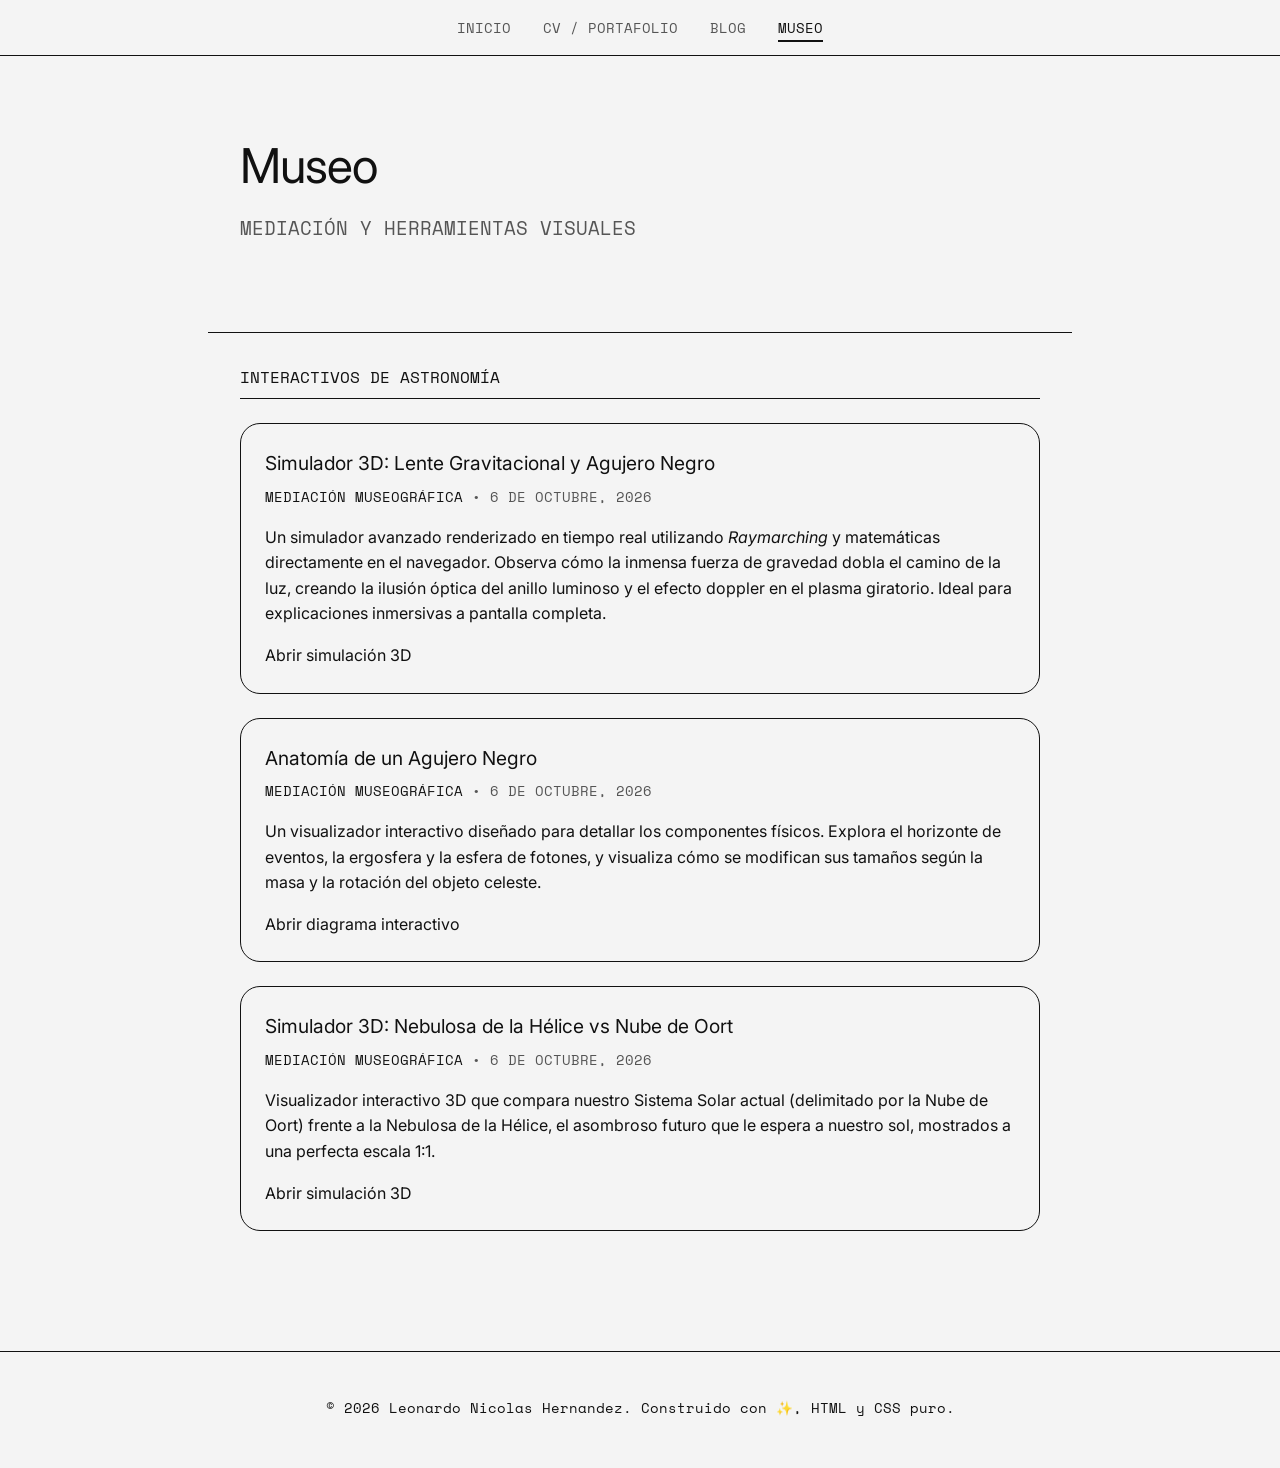
<file: museo.html>
<!DOCTYPE html>
<html lang="es">
<head>
    <meta charset="UTF-8">
    <meta name="viewport" content="width=device-width, initial-scale=1.0">
    <title>Museo | Leonardo N. Hernandez</title>

    <!-- Google Fonts: Inter -->
    <link rel="preconnect" href="https://fonts.googleapis.com">
    <link rel="preconnect" href="https://fonts.gstatic.com" crossorigin>
    <link href="https://fonts.googleapis.com/css2?family=Inter:wght@300;400;500;600;700&family=Space+Mono:ital,wght@0,400;0,700;1,400;1,700&display=swap" rel="stylesheet">
    <link rel="stylesheet" href="styles.css">

    <!-- Material Web Components -->
    <script type="importmap">
      {
        "imports": {
          "@material/web/": "https://esm.run/@material/web/"
        }
      }
    </script>
    <script type="module">
      import '@material/web/all.js';
    </script>
</head>
<body>
    <nav>
        <ul class="nav-links">
            <li><a href="index.html" class="nav-link">Inicio</a></li>
            <li><a href="cv.html" class="nav-link">CV / Portafolio</a></li>
            <li><a href="blog.html" class="nav-link">Blog</a></li>
            <li><a href="museo.html" class="nav-link active">Museo</a></li>
        </ul>
    </nav>

    <header>
        <h1>Museo</h1>
        <h2>Mediación y Herramientas Visuales</h2>
    </header>

    <div class="container">
        <!-- SECCIÓN MUSEO -->
        <div id="museo-section" class="content-section active">
            <section>
                <h3 class="section-title">Interactivos de Astronomía</h3>

                <!-- Artículo interactivo: Agujero Negro 3D -->
                <article class="card">
                    <h4><a href="agujero-negro-3d.html">Simulador 3D: Lente Gravitacional y Agujero Negro</a></h4>
                    <div class="blog-post-meta">
                        <span>Mediación Museográfica</span> &bull; 6 de Octubre, 2026
                    </div>
                    <p>Un simulador avanzado renderizado en tiempo real utilizando <em>Raymarching</em> y matemáticas directamente en el navegador. Observa cómo la inmensa fuerza de gravedad dobla el camino de la luz, creando la ilusión óptica del anillo luminoso y el efecto doppler en el plasma giratorio. Ideal para explicaciones inmersivas a pantalla completa.</p>
                    <md-outlined-button href="agujero-negro-3d.html">Abrir simulación 3D</md-outlined-button>
                </article>

                <!-- Artículo interactivo: Agujero Negro 2D Diagrama -->
                <article class="card">
                    <h4><a href="agujero-negro.html">Anatomía de un Agujero Negro</a></h4>
                    <div class="blog-post-meta">
                        <span>Mediación Museográfica</span> &bull; 6 de Octubre, 2026
                    </div>
                    <p>Un visualizador interactivo diseñado para detallar los componentes físicos. Explora el horizonte de eventos, la ergosfera y la esfera de fotones, y visualiza cómo se modifican sus tamaños según la masa y la rotación del objeto celeste.</p>
                    <md-outlined-button href="agujero-negro.html">Abrir diagrama interactivo</md-outlined-button>
                </article>

                <!-- Artículo interactivo: Nebulosa y Nube de Oort -->
                <article class="card">
                    <h4><a href="nebulosa-3d.html">Simulador 3D: Nebulosa de la Hélice vs Nube de Oort</a></h4>
                    <div class="blog-post-meta">
                        <span>Mediación Museográfica</span> &bull; 6 de Octubre, 2026
                    </div>
                    <p>Visualizador interactivo 3D que compara nuestro Sistema Solar actual (delimitado por la Nube de Oort) frente a la Nebulosa de la Hélice, el asombroso futuro que le espera a nuestro sol, mostrados a una perfecta escala 1:1.</p>
                    <md-outlined-button href="nebulosa-3d.html">Abrir simulación 3D</md-outlined-button>
                </article>

            </section>
        </div>
    </div>

    <footer>
        <p>&copy; 2026 Leonardo Nicolas Hernandez. Construido con ✨, HTML y CSS puro.</p>
    </footer>
</body>
</html>
</file>
<file: styles.css>
:root {
    --bg-color: #f4f4f4; /* E-ink style */
    --text-main: #111111;
    --text-muted: #555555;
    --border-color: #111111;
    --accent-color: #00e5ff;
    --card-bg: transparent;
    --border-radius: 20px;
    --font-mono: 'Space Mono', 'Courier New', monospace;
    --font-sans: 'Inter', sans-serif;
    
    /* Material Design 3 Font Override */
    --md-sys-typescale-label-large-font: var(--font-sans);
    --md-sys-typescale-body-medium-font: var(--font-sans);
    
    /* Material Design 3 Color Override */
    --md-sys-color-primary: var(--accent-color);
    --md-sys-color-on-primary: var(--text-main);
}

body {
    font-family: var(--font-sans);
    background-color: var(--bg-color);
    color: var(--text-main);
    line-height: 1.6;
    margin: 0;
    padding: 0;
    box-sizing: border-box;
    overflow-x: hidden;
    scroll-behavior: smooth;
}

/* Typography */
h1, h2, h3, h4 {
    color: var(--text-main);
    font-weight: 400;
    margin: 0;
}

h1 {
    font-size: clamp(2.5rem, 5vw, 3rem);
    font-family: var(--font-sans);
    margin-bottom: 0.5rem;
    letter-spacing: -1px;
}

h2 {
    font-size: clamp(1rem, 3vw, 1.2rem);
    font-family: var(--font-mono);
    text-transform: uppercase;
    margin-bottom: 1.5rem;
    color: var(--text-muted);
}

.section-title {
    font-family: var(--font-mono);
    font-size: 1rem;
    text-transform: uppercase;
    margin-bottom: 1.5rem;
    border-bottom: 1px solid var(--border-color);
    padding-bottom: 0.5rem;
    display: block;
    width: 100%;
}

/* Navbar */
nav {
    position: fixed;
    top: 0;
    width: 100%;
    z-index: 1000;
    background: var(--bg-color);
    border-bottom: 1px solid var(--border-color);
    display: flex;
    justify-content: center;
    padding: 1rem 0;
}

.nav-links {
    display: flex;
    gap: 2rem;
    list-style: none;
    margin: 0;
    padding: 0;
    font-family: var(--font-mono);
    text-transform: uppercase;
    font-size: 0.9rem;
}

.nav-link {
    color: var(--text-muted);
    text-decoration: none;
    cursor: pointer;
    position: relative;
    padding-bottom: 2px;
}

.nav-link:hover,
.nav-link.active {
    color: var(--text-main);
}

.nav-link.active {
    border-bottom: 2px solid var(--border-color);
}

header {
    text-align: left;
    padding: 8rem 2rem 4rem;
    max-width: 800px;
    margin: 0 auto;
    border-bottom: 1px solid var(--border-color);
}

.container {
    max-width: 800px;
    margin: 0 auto;
    padding: 2rem 2rem 4rem;
    min-height: 60vh;
}

/* Sections Toggle */
.content-section {
    display: none;
    animation: fadeIn 0.3s ease forwards;
}

.content-section.active {
    display: block;
}

@keyframes fadeIn {
    from { opacity: 0; transform: translateY(5px); }
    to { opacity: 1; transform: translateY(0); }
}

/* Cards (Minimalist Bordered) */
.card {
    background: var(--card-bg);
    border: 1px solid var(--border-color);
    border-radius: var(--border-radius);
    padding: 1.5rem;
    margin-bottom: 1.5rem;
    transition: background 0.2s ease;
}

.card:hover {
    background: rgba(0, 0, 0, 0.03);
}

.card h4 {
    font-size: 1.2rem;
    margin-bottom: 0.5rem;
    font-family: var(--font-sans);
}

.card h4 a {
    color: var(--text-main);
    text-decoration: none;
}

p {
    margin-bottom: 1rem;
}

a {
    color: var(--text-main);
    text-decoration: underline;
    text-decoration-thickness: 1px;
    text-underline-offset: 4px;
}

a:hover {
    text-decoration-thickness: 2px;
}

/* Tags */
.skills-tag {
    display: inline-block;
    background: transparent;
    color: var(--text-main);
    padding: 0.3rem 0.8rem;
    border-radius: 20px;
    font-size: 0.85rem;
    font-family: var(--font-mono);
    text-transform: uppercase;
    margin-right: 0.5rem;
    margin-bottom: 0.5rem;
    border: 1px solid var(--border-color);
    transition: background 0.2s ease, color 0.2s ease;
}

.skills-tag:hover {
    background: var(--border-color);
    color: var(--accent-color);
}

/* Blog specific styles */
.blog-post-meta {
    font-family: var(--font-mono);
    font-size: 0.85rem;
    color: var(--text-muted);
    margin-bottom: 1rem;
    text-transform: uppercase;
}

.blog-post-meta span {
    color: var(--text-main);
}



footer {
    text-align: center;
    padding: 2rem;
    font-family: var(--font-mono);
    font-size: 0.85rem;
    color: var(--text-main);
    border-top: 1px solid var(--border-color);
    margin-top: 2rem;
}

/* Home Page specific styles */
.home-header {
    text-align: center;
    padding: 8rem 2rem 4rem;
    max-width: 800px;
    margin: 0 auto;
    border-bottom: none;
    display: flex;
    flex-direction: column;
    justify-content: center;
    align-items: center;
    min-height: calc(100vh - 8rem - 2rem - 66px); /* 100vh - top padding - bot padding - footer height */
}

.profile-photo-container {
    width: 150px;
    height: 150px;
    margin: 0 auto 2rem;
    border-radius: 50%;
    overflow: hidden;
    border: 2px solid var(--border-color);
    background-color: var(--bg-color);
    display: flex;
    align-items: center;
    justify-content: center;
}

.profile-photo {
    width: 100%;
    height: 100%;
    object-fit: cover;
}

.home-actions {
    margin-top: 2rem;
    display: flex;
    justify-content: center;
    gap: 1rem;
}



/* CV specific styles */
.card-header {
    display: flex;
    justify-content: space-between;
    align-items: baseline;
    margin-bottom: 0.2rem;
}

.card-header h4 {
    margin-bottom: 0;
}

.card-date {
    font-family: var(--font-mono);
    font-size: 0.85rem;
    color: var(--text-muted);
    text-align: right;
    margin-left: 1rem;
}

.cv-list {
    padding-left: 1.5rem;
    margin-top: 0.8rem;
    margin-bottom: 0;
}

.cv-list li {
    margin-bottom: 0.3rem;
}

/* Blog Entry UI (E-ink Controls) */
.control-row {
    display: flex;
    justify-content: space-between;
    align-items: center;
    padding: 1.2rem 0;
    border-bottom: 1px solid var(--border-color);
}
.control-label {
    font-family: var(--font-mono);
    font-size: 0.95rem;
    font-weight: 700;
}
.control-value {
    font-family: var(--font-mono);
    font-size: 0.85rem;
    color: var(--text-muted);
}

/* Custom E-ink Toggle */
.e-toggle {
    display: flex;
    align-items: center;
    cursor: pointer;
    gap: 0.8rem;
    font-family: var(--font-mono);
    font-size: 0.9rem;
    font-weight: 700;
}
}
</file>
<file: agujero-negro.css>
/* =========================================================
   Visualizador: Anatomía de un agujero negro
   Estética e-ink del blog (tinta #111, fondo #f4f4f4, acento cian)
   ========================================================= */

.bh-card {
    border: 1px solid var(--border-color);
    border-radius: var(--border-radius);
    background: var(--bg-color);
    overflow: hidden;
    margin-bottom: 2rem;
}

/* ---------- Cabecera ---------- */
.bh-head {
    padding: 1.5rem;
    border-bottom: 1px solid var(--border-color);
    display: flex;
    justify-content: space-between;
    align-items: center;
    gap: 1rem;
    flex-wrap: wrap;
}

.bh-kicker {
    font-family: var(--font-mono);
    font-size: 0.85rem;
    text-transform: uppercase;
}

.bh-head h3 {
    margin-top: 0.2rem;
    font-family: var(--font-sans);
}

.bh-head-right {
    display: flex;
    align-items: center;
    gap: 1rem;
}

.bh-readout {
    display: flex;
    flex-direction: column;
    align-items: flex-end;
    font-family: var(--font-mono);
    font-size: 0.85rem;
    line-height: 1.35;
    text-transform: uppercase;
}

#bh-readout-mass {
    font-size: 1.05rem;
    font-weight: 700;
}

/* ---------- Escenario (SVG) ---------- */
.bh-stage {
    padding: 1rem 1rem 0;
}

.bh-svg {
    display: block;
    width: 100%;
    height: auto;
    user-select: none;
    -webkit-user-select: none;
    -webkit-tap-highlight-color: transparent;
    touch-action: manipulation;
}

.bh-star { fill: #111111; opacity: 0.22; }

.part {
    cursor: pointer;
    transition: opacity 0.3s ease;
}

.ring {
    fill: none;
    stroke: #111111;
    stroke-width: 1.6;
    transition: stroke 0.2s ease, stroke-width 0.2s ease;
}
.ring-dashed { stroke-dasharray: 7 5; }
.ring-dotted { stroke-dasharray: 2 4; stroke-linecap: round; stroke-width: 2; }

/* Zonas de toque más anchas que el trazo visible */
.hit {
    fill: none;
    stroke: transparent;
    stroke-width: 18;
    pointer-events: stroke;
}
.hit-area {
    fill: transparent;
    fill-rule: evenodd;
    stroke: transparent;
    stroke-width: 16;
    pointer-events: all;
}

.horizon-shape {
    fill: #111111;
    stroke: #111111;
    stroke-width: 1.5;
    transition: stroke 0.2s ease, stroke-width 0.2s ease;
}

.disk-shape {
    fill: url(#diskGrad);
    stroke: #111111;
    stroke-width: 1.1;
}

.jet-shape {
    fill: rgba(17, 17, 17, 0.05);
    stroke: #111111;
    stroke-width: 1.1;
}
.jet-flow {
    fill: none;
    stroke: #111111;
    stroke-width: 2;
    stroke-dasharray: 3 13;
    stroke-linecap: round;
}

.lens-band {
    fill: url(#hatch);
    stroke: #111111;
    stroke-width: 0.9;
}
.lens-shadow {
    fill: none;
    stroke: #111111;
    stroke-width: 1.2;
    stroke-dasharray: 1 5;
    stroke-linecap: round;
}

.ph-band {
    fill: rgba(17, 17, 17, 0.1);
    fill-rule: evenodd;
    stroke: none;
}

.sing-dot { fill: var(--bg-color); }
.sing-ring { fill: none; stroke: var(--bg-color); stroke-width: 2; }

.particles { pointer-events: none; transition: opacity 0.3s ease; }
.particle, .plunger { fill: #111111; }

/* Hover */
.part:hover .ring { stroke-width: 2.6; }
.part:hover .horizon-shape { stroke: #555555; stroke-width: 3; }
.part:hover .disk-shape,
.part:hover .jet-shape,
.part:hover .lens-band { stroke-width: 2; }

/* ---------- Selección ---------- */
.part.is-selected .ring { stroke: var(--accent-color); stroke-width: 3.5; }
.part.is-selected .horizon-shape { stroke: var(--accent-color); stroke-width: 4; }
.part.is-selected .disk-shape { fill: url(#diskGradSel); stroke: var(--accent-color); stroke-width: 2.5; }
.part.is-selected .jet-shape { fill: rgba(0, 229, 255, 0.15); stroke: var(--accent-color); stroke-width: 2.5; }
.part.is-selected .jet-flow { stroke: var(--accent-color); }
.part.is-selected .lens-band { fill: url(#hatchSel); stroke: var(--accent-color); stroke-width: 2; }
.part.is-selected .lens-shadow { stroke: var(--accent-color); stroke-width: 2.5; }
.part.is-selected .ph-band { fill: rgba(0, 229, 255, 0.35); }
.part.is-selected .sing-dot { fill: var(--accent-color); r: 5; }
.part.is-selected .sing-ring { stroke: var(--accent-color); stroke-width: 3; }

.bh-svg.has-selection .part:not(.is-selected),
.bh-svg.has-selection .bh-label:not(.is-selected) {
    opacity: 0.28;
}
.bh-svg.has-selection:not([data-sel="disco"]):not([data-sel="isco"]) .particles { opacity: 0.28; }
.bh-svg[data-sel="disco"] .particle { fill: var(--accent-color); }
.bh-svg[data-sel="isco"] .plunger { fill: var(--accent-color); }

/* ---------- Etiquetas ---------- */
.bh-label { cursor: pointer; transition: opacity 0.3s ease; }
.bh-label-halo { stroke: var(--bg-color); stroke-width: 4; }
.bh-label-line { stroke: #111111; stroke-width: 1; }
.bh-label-dot { fill: #111111; stroke: var(--bg-color); stroke-width: 1.5; }
.bh-label text {
    font-family: var(--font-mono);
    font-size: 12.5px;
    letter-spacing: 0.04em;
    fill: #111111;
    paint-order: stroke;
    stroke: var(--bg-color);
    stroke-width: 5px;
    stroke-linejoin: round;
}
.bh-label.is-selected text { font-weight: 700; }
.bh-label.is-selected .bh-label-dot { fill: var(--accent-color); stroke: #111111; }

/* ---------- Botones de partes ---------- */
.bh-chips {
    display: flex;
    flex-wrap: wrap;
    gap: 0.5rem;
    padding: 0.75rem 0.5rem 1.25rem;
}

.bh-chip,
.bh-mass {
    font-family: var(--font-mono);
    font-size: 0.8rem;
    text-transform: uppercase;
    color: var(--text-main);
    background: transparent;
    border: 1px solid var(--border-color);
    border-radius: 20px;
    padding: 0.35rem 0.85rem;
    cursor: pointer;
    transition: background 0.2s ease, color 0.2s ease;
}
.bh-chip:hover,
.bh-mass:hover { background: rgba(0, 0, 0, 0.06); }
.bh-chip:focus-visible,
.bh-mass:focus-visible { outline: 2px solid var(--accent-color); outline-offset: 2px; }
.bh-chip .num { color: var(--text-muted); margin-right: 0.4rem; }
.bh-chip[aria-pressed="true"],
.bh-mass[aria-pressed="true"] {
    background: var(--border-color);
    color: var(--accent-color);
}
.bh-chip[aria-pressed="true"] .num { color: var(--bg-color); }

/* ---------- Ficha informativa ---------- */
.bh-info {
    padding: 1.5rem;
    border-top: 1px solid var(--border-color);
    animation: fadeIn 0.3s ease forwards;
}

.bh-info-tag {
    font-family: var(--font-mono);
    font-size: 0.8rem;
    text-transform: uppercase;
    color: var(--text-muted);
}

.bh-info h3 {
    font-size: 1.6rem;
    letter-spacing: -0.5px;
    margin: 0.2rem 0 0.6rem;
}

.bh-info-short {
    font-size: 1.1rem;
    font-weight: 500;
}

.bh-data {
    display: grid;
    grid-template-columns: auto 1fr;
    gap: 0.35rem 1.2rem;
    font-family: var(--font-mono);
    font-size: 0.85rem;
    border-top: 1px solid var(--border-color);
    border-bottom: 1px solid var(--border-color);
    padding: 0.8rem 0;
    margin: 1rem 0;
}
.bh-data:empty { display: none; }
.bh-data dt { color: var(--text-muted); text-transform: uppercase; }
.bh-data dd { margin: 0; }

.bh-question {
    border: 1px dashed var(--border-color);
    border-radius: 14px;
    padding: 1rem 1.2rem;
}
.bh-question-label {
    display: inline-block;
    font-family: var(--font-mono);
    font-size: 0.75rem;
    text-transform: uppercase;
    background: var(--border-color);
    color: var(--accent-color);
    border-radius: 20px;
    padding: 0.1rem 0.6rem;
    margin-bottom: 0.5rem;
}
.bh-question p { margin: 0; }

/* ---------- Controles ---------- */
.bh-controls {
    padding: 0.5rem 1.5rem 1.5rem;
    border-top: 1px solid var(--border-color);
}

.bh-control-block {
    padding: 1.2rem 0;
    border-bottom: 1px solid var(--border-color);
}

.bh-control-headline {
    display: flex;
    justify-content: space-between;
    align-items: baseline;
    gap: 1rem;
    flex-wrap: wrap;
}

.bh-mass-grid {
    display: flex;
    flex-wrap: wrap;
    gap: 0.5rem;
    margin-top: 0.8rem;
}

#bh-spin {
    width: 100%;
    margin-top: 0.4rem;
}

.bh-kbd {
    font-family: var(--font-mono);
    font-size: 0.85rem;
    border: 1px solid var(--border-color);
    border-radius: 6px;
    padding: 0 0.4rem;
}

/* ---------- Modo presentación (tablet / proyector) ---------- */
body.bh-lock { overflow: hidden; }

.bh-card.is-presenting {
    position: fixed;
    inset: 0;
    z-index: 2000;
    margin: 0;
    border: none;
    border-radius: 0;
    display: grid;
    grid-template-columns: minmax(0, 1.55fr) minmax(320px, 1fr);
    grid-template-rows: auto minmax(0, 1fr);
}
.bh-card.is-presenting .bh-head { grid-column: 1 / -1; }
.bh-card.is-presenting .bh-stage {
    display: flex;
    flex-direction: column;
    justify-content: center;
    min-height: 0;
    border-right: 1px solid var(--border-color);
}
.bh-card.is-presenting .bh-svg { max-height: calc(100vh - 14rem); }
.bh-card.is-presenting .bh-chips { justify-content: center; }
.bh-card.is-presenting .bh-side { overflow-y: auto; min-height: 0; }
.bh-card.is-presenting .bh-info { border-top: none; }
.bh-card.is-presenting .bh-info h3 { font-size: 2.1rem; }
.bh-card.is-presenting .bh-info-short { font-size: 1.3rem; }
.bh-card.is-presenting .bh-info p { font-size: 1.05rem; }

@media (max-width: 900px) {
    .bh-card.is-presenting {
        display: block;
        overflow-y: auto;
    }
    .bh-card.is-presenting .bh-stage { border-right: none; }
    .bh-card.is-presenting .bh-side { overflow: visible; }
}

@media (max-width: 600px) {
    .bh-head-right { width: 100%; justify-content: space-between; flex-direction: row-reverse; }
    .bh-stage { padding: 0.5rem 0.25rem 0; }
    .bh-info, .bh-controls { padding-left: 1.1rem; padding-right: 1.1rem; }
}
</file>
<file: mems-designer.css>
/* ==========================================================================
   MicroFab Vector Studio - Minimalist E-Ink Theme (Parametric Rectangles)
   Matches the exact visual identity of rehnoel.github.io
   ========================================================================== */

:root {
  --bg-color: #f4f4f4; /* E-ink background */
  --text-main: #111111;
  --text-muted: #555555;
  --border-color: #111111;
  --accent-color: #00e5ff;
  --card-bg: #ffffff;
  --border-radius: 20px;
  --border-radius-sm: 8px;
  --font-mono: 'Space Mono', 'Courier New', monospace;
  --font-sans: 'Inter', sans-serif;
}

* {
  box-sizing: border-box;
  margin: 0;
  padding: 0;
}

body {
  font-family: var(--font-sans);
  background-color: var(--bg-color);
  color: var(--text-main);
  line-height: 1.5;
  min-height: 100vh;
  display: flex;
  flex-direction: column;
  overflow-x: hidden;
}

/* --- Top Navigation Header --- */
.site-nav {
  background: var(--bg-color);
  border-bottom: 1px solid var(--border-color);
  padding: 0.8rem 1.5rem;
  display: flex;
  justify-content: space-between;
  align-items: center;
  position: sticky;
  top: 0;
  z-index: 1000;
  flex-wrap: wrap;
  gap: 1rem;
}

.brand-wrapper {
  display: flex;
  align-items: center;
  gap: 0.8rem;
  text-decoration: none;
  color: var(--text-main);
}

.brand-wrapper h1 {
  font-size: 1.2rem;
  font-weight: 700;
  letter-spacing: -0.5px;
  font-family: var(--font-sans);
  margin: 0;
}

.brand-badge {
  font-family: var(--font-mono);
  font-size: 0.75rem;
  text-transform: uppercase;
  background: var(--border-color);
  color: var(--bg-color);
  padding: 0.2rem 0.5rem;
  border-radius: 12px;
}

.nav-controls {
  display: flex;
  align-items: center;
  gap: 0.8rem;
  flex-wrap: wrap;
}

.control-pill {
  display: flex;
  align-items: center;
  gap: 0.4rem;
  font-family: var(--font-mono);
  font-size: 0.8rem;
  text-transform: uppercase;
  color: var(--text-muted);
}

.control-pill select {
  padding: 0.35rem 0.6rem;
  border-radius: 12px;
  border: 1px solid var(--border-color);
  background: #ffffff;
  color: var(--text-main);
  font-family: var(--font-mono);
  font-size: 0.8rem;
  outline: none;
  cursor: pointer;
}

/* Minimalist Button Styles */
.btn {
  display: inline-flex;
  align-items: center;
  gap: 0.4rem;
  padding: 0.4rem 0.9rem;
  border-radius: var(--border-radius);
  border: 1px solid var(--border-color);
  background: transparent;
  color: var(--text-main);
  font-family: var(--font-mono);
  text-transform: uppercase;
  font-size: 0.8rem;
  font-weight: 700;
  cursor: pointer;
  text-decoration: none;
  transition: background 0.15s ease, color 0.15s ease;
}

.btn:hover {
  background: var(--border-color);
  color: var(--bg-color);
}

.btn-primary {
  background: var(--border-color);
  color: var(--bg-color);
}

.btn-primary:hover {
  background: #333333;
  color: #ffffff;
}

.btn-icon {
  padding: 0.4rem 0.7rem;
  border-radius: 12px;
}

.btn-icon.active {
  background: var(--border-color);
  color: var(--accent-color);
}

/* --- Studio Layout --- */
.studio-container {
  max-width: 1400px;
  width: 100%;
  margin: 0 auto;
  padding: 1.5rem;
  display: flex;
  flex-direction: column;
  gap: 1.5rem;
  flex: 1;
}

/* Dual Canvas Workspace */
.workspace-grid {
  display: grid;
  grid-template-columns: 1fr 1fr;
  gap: 1.5rem;
  align-items: stretch;
}

@media (max-width: 1000px) {
  .workspace-grid {
    grid-template-columns: 1fr;
  }
}

/* Minimalist Card Containers */
.editor-card {
  background: var(--card-bg);
  border: 1px solid var(--border-color);
  border-radius: var(--border-radius);
  padding: 1.2rem;
  display: flex;
  flex-direction: column;
  gap: 1rem;
}

.card-header {
  display: flex;
  justify-content: space-between;
  align-items: center;
  border-bottom: 1px solid var(--border-color);
  padding-bottom: 0.6rem;
  flex-wrap: wrap;
  gap: 0.5rem;
}

.card-header h2 {
  font-size: 0.95rem;
  font-family: var(--font-mono);
  text-transform: uppercase;
  letter-spacing: 0.5px;
  color: var(--text-main);
  margin: 0;
}

.toolbar-strip {
  display: flex;
  align-items: center;
  gap: 0.4rem;
  flex-wrap: wrap;
}

/* 2D Grid Canvas Box */
.grid-canvas-container {
  display: flex;
  align-items: center;
  justify-content: center;
  min-height: 400px;
  background: #fafafa;
  border: 1px solid #e0e0e0;
  border-radius: var(--border-radius-sm);
  padding: 0.8rem;
  position: relative;
  overflow: hidden;
}

.canvas-rect {
  transition: stroke-width 0.1s ease;
}

.canvas-rect-group.selected .canvas-rect {
  stroke-dasharray: 4,2;
}

.resize-handle {
  transition: transform 0.1s ease;
}

.resize-handle:hover {
  transform: scale(1.3);
}

/* Rectangle Coordinate Inspector Bar */
.rect-inspector-bar {
  display: flex;
  align-items: center;
  gap: 0.8rem;
  padding: 0.4rem 0.8rem;
  background: #fafafa;
  border: 1px solid #e5e5e5;
  border-radius: var(--border-radius-sm);
  font-family: var(--font-mono);
  font-size: 0.75rem;
  flex-wrap: wrap;
}

.coord-group {
  display: flex;
  align-items: center;
  gap: 0.3rem;
}

.coord-input {
  width: 48px;
  padding: 2px 4px;
  border: 1px solid #cccccc;
  border-radius: 4px;
  font-family: var(--font-mono);
  font-size: 0.75rem;
  text-align: center;
}

/* 3D Isometric SVG Viewport */
.viewport-3d-container {
  display: flex;
  align-items: center;
  justify-content: center;
  min-height: 400px;
  background: #f4f4f4;
  border: 1px solid #e0e0e0;
  border-radius: var(--border-radius-sm);
  padding: 0.5rem;
  overflow: hidden;
}

.viewport-3d-container svg {
  max-width: 100%;
  max-height: 100%;
  border-radius: var(--border-radius-sm);
}

/* Bottom Stack: Layer Manager (Capa por Capa) */
.layer-manager-section {
  background: var(--card-bg);
  border: 1px solid var(--border-color);
  border-radius: var(--border-radius);
  padding: 1.2rem;
}

.layers-horizontal-stack {
  display: grid;
  grid-template-columns: repeat(auto-fill, minmax(280px, 1fr));
  gap: 1rem;
  margin-top: 1rem;
}

.layer-card {
  border: 1px solid #cccccc;
  border-radius: var(--border-radius-sm);
  padding: 0.8rem;
  background: #fafafa;
  display: flex;
  flex-direction: column;
  gap: 0.6rem;
  transition: all 0.15s ease;
  cursor: pointer;
}

.layer-card:hover {
  border-color: var(--border-color);
}

.layer-card.selected {
  border: 2px solid var(--border-color);
  background: #ffffff;
  box-shadow: 0 2px 8px rgba(0, 0, 0, 0.08);
}

.layer-card-header {
  display: flex;
  align-items: center;
  justify-content: space-between;
}

.layer-select-badge {
  display: flex;
  align-items: center;
  gap: 0.5rem;
  flex: 1;
}

.layer-dot {
  width: 14px;
  height: 14px;
  border-radius: 4px;
  border: 1px solid #111111;
  flex-shrink: 0;
}

.layer-name-edit {
  border: 1px solid transparent;
  background: transparent;
  font-family: var(--font-sans);
  font-size: 0.85rem;
  font-weight: 700;
  color: var(--text-main);
  outline: none;
  width: 100%;
  padding: 2px 4px;
}

.layer-name-edit:focus {
  border-color: var(--border-color);
  background: #ffffff;
}

.layer-quick-actions {
  display: flex;
  gap: 0.3rem;
}

.btn-micro {
  padding: 2px 6px;
  border-radius: 6px;
  border: 1px solid #cccccc;
  background: transparent;
  font-size: 0.75rem;
  cursor: pointer;
}

.btn-micro:hover {
  border-color: var(--border-color);
  background: #eeeeee;
}

.layer-card-body {
  display: flex;
  flex-direction: column;
  gap: 0.4rem;
}

.form-row {
  display: flex;
  align-items: center;
  justify-content: space-between;
  gap: 0.6rem;
  font-size: 0.75rem;
  font-family: var(--font-mono);
  color: var(--text-muted);
}

.form-row select {
  padding: 0.2rem 0.4rem;
  border-radius: 6px;
  border: 1px solid #cccccc;
  font-family: var(--font-sans);
  font-size: 0.75rem;
  background: #ffffff;
}

.form-row input[type="range"] {
  flex: 1;
  accent-color: var(--border-color);
}

/* Footer Notification Toast */
.mems-toast {
  position: fixed;
  bottom: 24px;
  left: 50%;
  transform: translateX(-50%) translateY(100px);
  background: #111111;
  color: #ffffff;
  padding: 8px 18px;
  border-radius: 20px;
  font-family: var(--font-mono);
  font-size: 0.8rem;
  text-transform: uppercase;
  opacity: 0;
  transition: all 0.25s ease;
  z-index: 2000;
  pointer-events: none;
}

.mems-toast.show {
  transform: translateX(-50%) translateY(0);
  opacity: 1;
}
</file>
